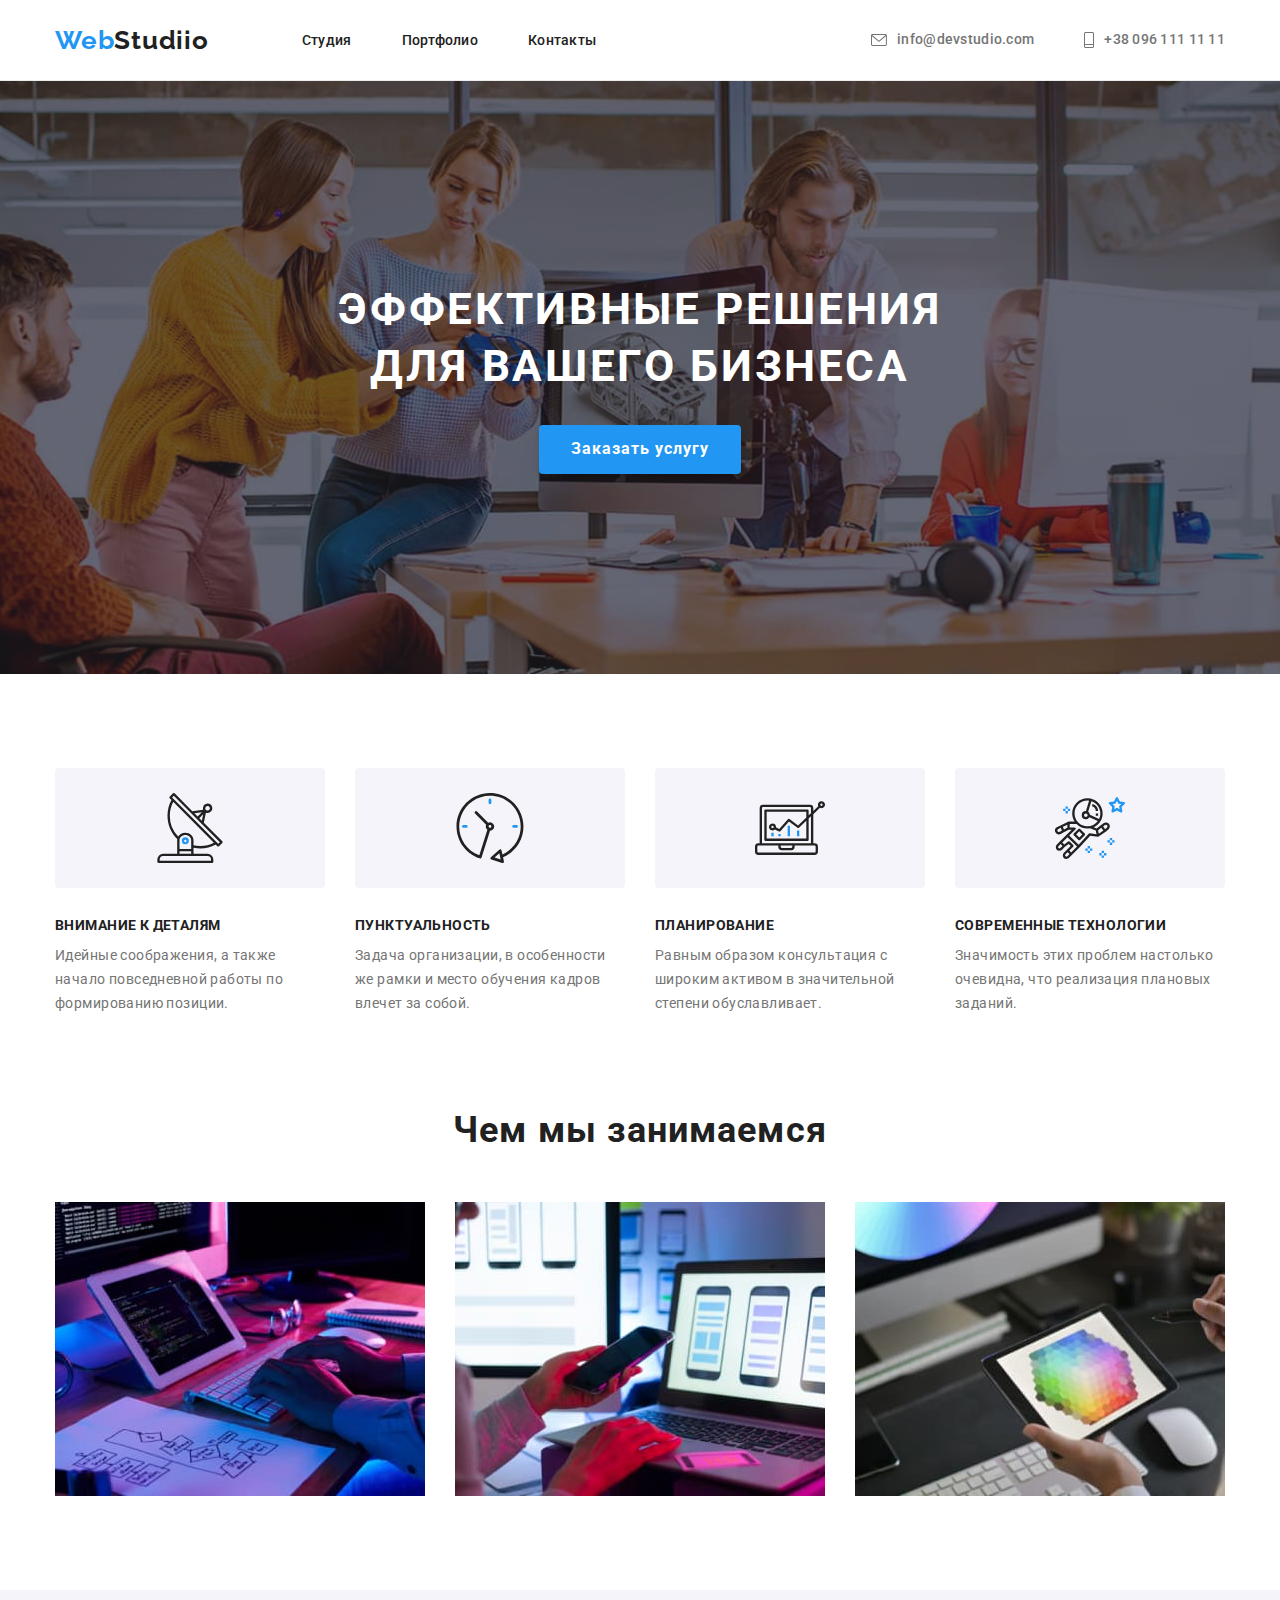
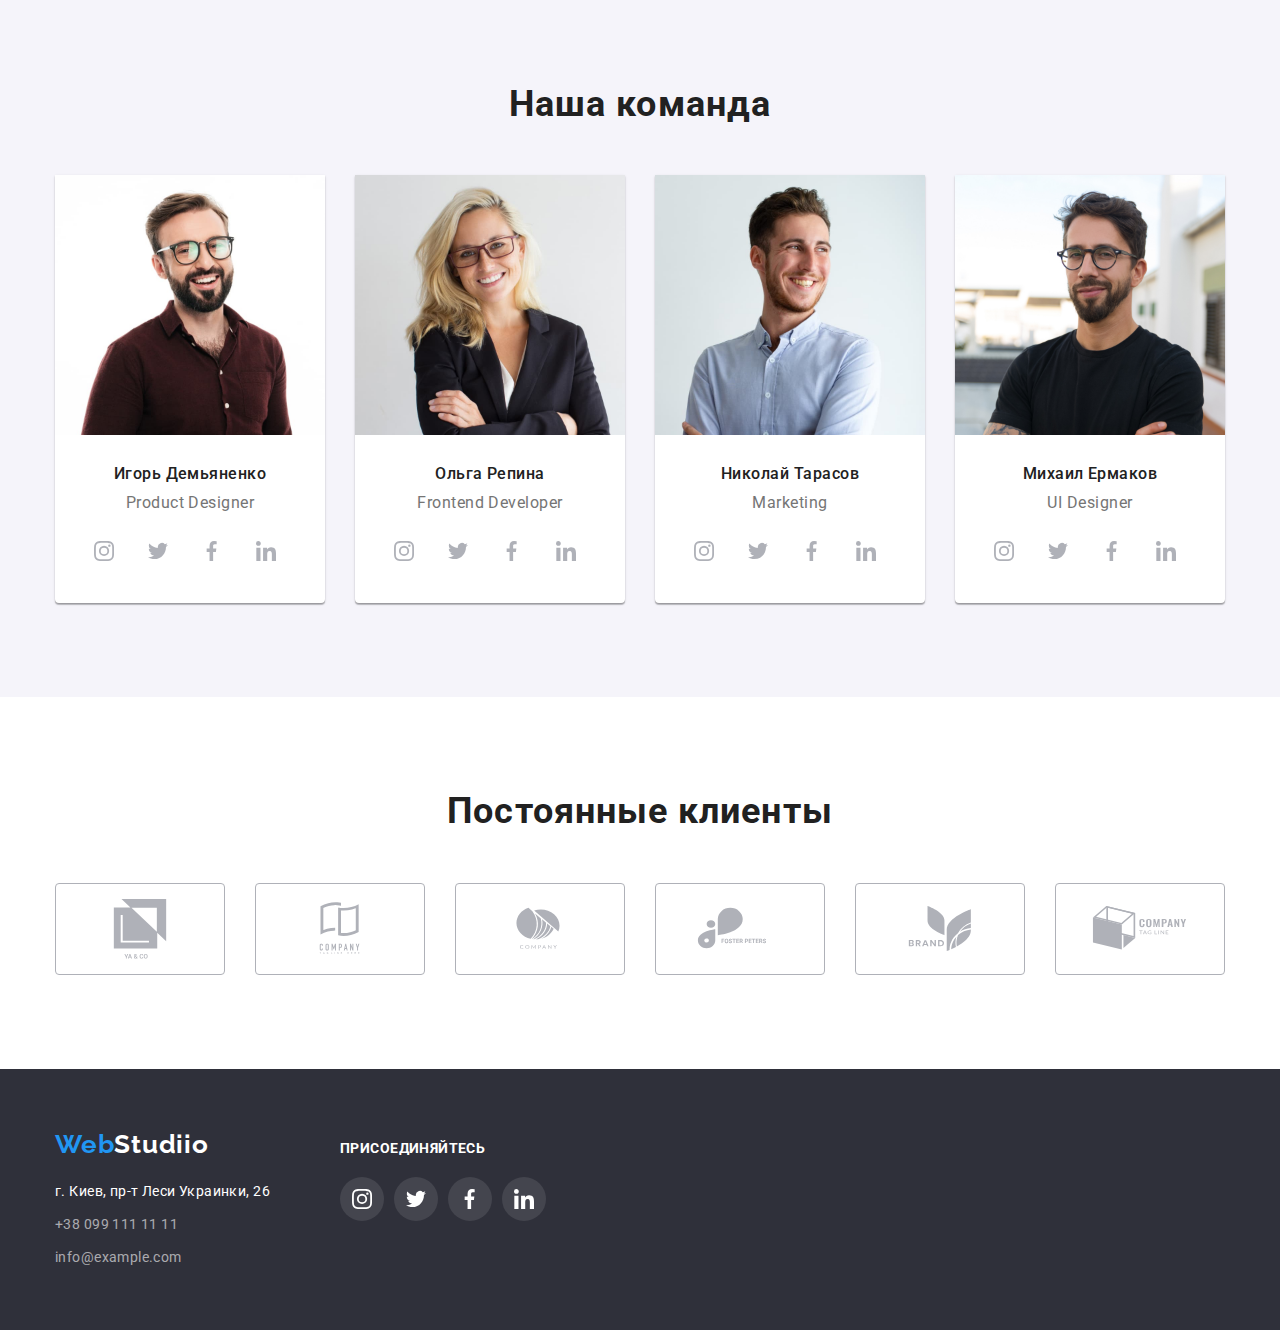
<file: index.html>
<!DOCTYPE html>
<html lang="en">
<head>
    <meta charset="UTF-8">
    <meta http-equiv="X-UA-Compatible" content="IE=edge">
    <meta name="viewport" content="width=device-width, initial-scale=1.0">
    <title>Document</title>
    <link rel="preconnect" href="https://fonts.googleapis.com">
    <link rel="preconnect" href="https://fonts.gstatic.com" crossorigin>
    <link href="https://fonts.googleapis.com/css2?family=Raleway:wght@700&family=Roboto:wght@300;400;500;700;900&display=swap" rel="stylesheet">
    <link rel="stylesheet" href="https://cdnjs.cloudflare.com/ajax/libs/modern-normalize/1.1.0/modern-normalize.min.css">
    <link rel="stylesheet" href="./css/styles.css">
</head>
<body>
    <header class="header">
        <div class="conteiner head">
            <nav class="navigator">
                <a href="#" class="navigator__logo">
                    <span class="nav__web">Web</span><span class="nav__studio">Studiio</span>
                </a>
                <ul class="navigator__list">
                    <li class="navigator__item"><a class="navigator__item-link" href="#">Студия</a></li>
                    <li class="navigator__item"><a class="navigator__item-link" href="./portfolio.html">Портфолио</a></li>
                    <li class="navigator__item"><a class="navigator__item-link last" href="#">Контакты</a></li>
                </ul>
            </nav> 
            <ul class="navigator__contakt-list">
                <li class="navigator__contakt-item">
                    <a href="mailto:info@devstudio.com" class="navigator__contakt-link">
                        <svg width="16px"; height="12px"; class="navigator__contakt-item-envelope">
                            <use href="images/symbol-defs.svg#icon-mail"></use>
                        </svg>info@devstudio.com
                    </a>
                </li>
                <li class="navigator__contakt-item">                  
                    <a href="tel:+38 096 111 11 11" class="navigator__contakt-link">
                        <svg width="10px"; height="16px"; class="navigator__contakt-item-envelope">
                            <use href="images/symbol-defs.svg#icon-phone"></use>
                        </svg>
                        +38 096 111 11 11
                    </a>
                </li>
            </ul> 
        </div>
    </header>
    <main>
            <section class="hero">
                <div class="conteiner" >
                    <h1 class="section__titel-text">Эффективные решения <br> для вашего бизнеса</h1>
                    <button class="sectio__titel-button" type="button">Заказать услугу</button>
                </div>               
            </section>
            <section class="section">
                <div class="conteiner">
                    <h2 class="visually-hidden"> НАши приимущества </h2>
                    <ul class="section__about-list">
                        <li class="section__about-item"> 
                            <div class="section__about-item-block">
                                <svg width="70"; height="70"; class="section__about-item-img">
                                    <use href="images/symbol-defs (1).svg#icon-antenna-1-1"></use>
                                </svg>
                            </div>                           
                            <h3 class="section__about-item-head">Внимание к деталям</h3>
                            <p class="section__about-item-paragraf">
                                    Идейные соображения, а также начало повседневной работы по формированию позиции.
                            </p>
                        </li>
                        <li class="section__about-item">
                            <div class="section__about-item-block">
                                <svg width="70"; height="70"; class="section__about-item-img">
                                    <use href="images/symbol-defs (1).svg#icon-clock-1-1"></use>
                                </svg>
                            </div>                           
                                <h3 class="section__about-item-head" >Пунктуальность</h3>
                                <p class="section__about-item-paragraf">
                                    Задача организации, в особенности же рамки и место обучения кадров влечет за собой.
                                </p>
                        </li>
                        <li class="section__about-item">
                            <div class="section__about-item-block">
                                <svg width="70"; height="70"; class="section__about-item-img">
                                    <use href="images/symbol-defs (1).svg#icon-diagram-1-1"></use>
                                </svg>
                            </div>                          
                            <h3 class="section__about-item-head">Планирование</h3>
                            <p class="section__about-item-paragraf">
                                    Равным образом консультация с широким активом в значительной степени обуславливает.
                            </p>
                        </li>
                        <li class="section__about-item">
                            <div class="section__about-item-block">
                                <svg width="70"; height="70"; class="section__about-item-img">
                                    <use href="images/symbol-defs (1).svg#icon-astronaut-1-1"></use>
                                </svg>
                            </div>                         
                            <h3 class="section__about-item-head">Современные технологии</h3>
                            <p class="section__about-item-paragraf">
                                    Значимость этих проблем настолько очевидна, что реализация плановых заданий.
                            </p>
                        </li>
                    </ul>
                </div>               
            </section>
            <section class="section__aboutus section">
                <div class="conteiner">
                    <h2 class="section__aboutus-head">Чем мы занимаемся</h2>
                    <ul class="section__aboutus-list">
                        <li class="section__aboutus-item">
                            <img src="images/komp.jpg" alt="компьютер" class="section__aboutus-img">
                        </li>
                        <li class="section__aboutus-item">
                            <img src="images/developer.jpg" alt="разработка" class="section__aboutus-img">
                        </li>
                        <li class="section__aboutus-item last">
                            <img src="images/grafic.jpg" alt="графика" class="section__aboutus-img">
                        </li>
                    </ul>
                </div>            
            </section>
            <section class="team-section section">
                <div class="conteiner">
                    <h2 class="section__team-head">Наша команда</h2>
                    <ul class="section__team-item">
                        <li class="section__team-list">
                            <img src="images/igor.jpg" alt="Игорь Демьяненко" class="section__team-img">
                            <div class="section__team-block">
                                <h3 class="section__team-name">Игорь Демьяненко</h3>
                                <p class="section__team-position">Product Designer</p>
                                <ul class="action-list">
                                    <li class="action-item"> 
                                        <a href="#" class="action-href">
                                            <svg width="20"; height="20"; class="action-href-img">
                                                <use href="images/symbol-defs (1).svg#icon-instagram-2-2"></use>
                                            </svg>
                                        </a>
                                    </li>
                                    <li class="action-item"> 
                                        <a href="#" class="action-href">
                                            <svg width="20"; height="20"; class="action-href-img">
                                                <use href="images/symbol-defs (1).svg#icon-Vector-1-1"></use>
                                            </svg>
                                        </a>
                                    </li>
                                    <li class="action-item"> 
                                        <a href="#" class="action-href">
                                            <svg width="20"; height="20"; class="action-href-img">
                                                <use href="images/symbol-defs (1).svg#icon-Vector-2-1"></use>
                                            </svg>
                                        </a>
                                    </li>
                                    <li class="action-item"> 
                                        <a href="#" class="action-href">
                                            <svg width="20"; height="20"; class="action-href-img">
                                                <use href="images/symbol-defs (1).svg#icon-linkedin-1-1"></use>
                                            </svg>
                                        </a>
                                    </li>
                                </ul>
                            </div>                          
                        </li>
                        <li class="section__team-list">
                            <img src="images/olga.jpg" alt="Ольга Репина" class="section__team-img">
                            <div class="section__team-block">
                                <h3 class="section__team-name">Ольга Репина</h3>
                                <p class="section__team-position">Frontend Developer</p>
                                <ul class="action-list">
                                    <li class="action-item"> 
                                            <a href="#" class="action-href">
                                                <svg width="20"; height="20"; class="action-href-img">
                                                    <use href="images/symbol-defs (1).svg#icon-instagram-2-2"></use>
                                                </svg>
                                            </a>
                                        </li>
                                        <li class="action-item"> 
                                            <a href="#" class="action-href">
                                                <svg width="20"; height="20"; class="action-href-img">
                                                    <use href="images/symbol-defs (1).svg#icon-Vector-1-1"></use>
                                                </svg>
                                            </a>
                                        </li>
                                        <li class="action-item"> 
                                            <a href="#" class="action-href">
                                                <svg width="20"; height="20"; class="action-href-img">
                                                    <use href="images/symbol-defs (1).svg#icon-Vector-2-1"></use>
                                                </svg>
                                            </a>
                                        </li>
                                        <li class="action-item"> 
                                            <a href="#" class="action-href">
                                                <svg width="20"; height="20"; class="action-href-img">
                                                    <use href="images/symbol-defs (1).svg#icon-linkedin-1-1"></use>
                                                </svg>
                                            </a>
                                        </li>
                                </ul>
                            </div>                          
                        </li>
                        <li class="section__team-list">
                            <img src="images/Kolia.jpg" alt="Николай Тарасов" class="section__team-img">
                            <div class="section__team-block">
                                <h3 class="section__team-name">Николай Тарасов</h3>
                                <p class="section__team-position">Marketing</p>
                                <ul class="action-list">
                                    <li class="action-item"> 
                                        <a href="#" class="action-href">
                                            <svg width="20"; height="20"; class="action-href-img">
                                                <use href="images/symbol-defs (1).svg#icon-instagram-2-2"></use>
                                            </svg>
                                        </a>
                                    </li>
                                        <li class="action-item"> 
                                            <a href="#" class="action-href">
                                                <svg width="20"; height="20"; class="action-href-img">
                                                    <use href="images/symbol-defs (1).svg#icon-Vector-1-1"></use>
                                                </svg>
                                            </a>
                                        </li>
                                        <li class="action-item"> 
                                            <a href="#" class="action-href">
                                                <svg width="20"; height="20"; class="action-href-img">
                                                    <use href="images/symbol-defs (1).svg#icon-Vector-2-1"></use>
                                                </svg>
                                            </a>
                                        </li>
                                        <li class="action-item"> 
                                            <a href="#" class="action-href">
                                                <svg width="20"; height="20"; class="action-href-img">
                                                    <use href="images/symbol-defs (1).svg#icon-linkedin-1-1"></use>
                                                </svg>
                                            </a>
                                        </li>
                                </ul>
                            </div>                            
                        </li>
                        <li class="section__team-list">
                            <img src="images/Miha.jpg" alt="Михаил Ермаков" class="section__team-img">
                            <div class="section__team-block">
                                <h3 class="section__team-name">Михаил Ермаков</h3>
                                <p class="section__team-position">UI Designer</p>
                                <ul class="action-list">
                                    <li class="action-item">
                                        <a href="#" class="action-href">
                                            <svg width="20"; height="20"; class="action-href-img">
                                                <use href="images/symbol-defs (1).svg#icon-instagram-2-2"></use>
                                            </svg>
                                        </a>
                                    </li>
                                        <li class="action-item">
                                            <a href="#" class="action-href">
                                                <svg width="20"; height="20"; class="action-href-img">
                                                    <use href="images/symbol-defs (1).svg#icon-Vector-1-1"></use>
                                                </svg>
                                            </a>
                                        </li>
                                        <li class="action-item">
                                            <a href="#" class="action-href">
                                                <svg width="20"; height="20"; class="action-href-img">
                                                    <use href="images/symbol-defs (1).svg#icon-Vector-2-1"></use>
                                                </svg>
                                            </a>
                                        </li>
                                        <li class="action-item">
                                            <a href="#" class="action-href">
                                                <svg width="20"; height="20"; class="action-href-img">
                                                    <use href="images/symbol-defs (1).svg#icon-linkedin-1-1"></use>
                                                </svg>
                                            </a>
                                        </li>
                                </ul>
                            </div>                           
                        </li>
                    </ul>
                </div>              
            </section>
            <section class="section"> 
                <div class="client conteiner">
                    <h2 class="section__team-head">Постоянные клиенты</h2>
                    <ul class="client-list">
                        <li class="client-item">
                            <a href="" class="client-link">
                                <svg width="106"; height="60"; class="client-img">
                                    <use href="images/symbol-defs (1).svg#icon-group-1"></use>
                                </svg>
                            </a>
                        </li>
                        <li class="client-item">
                            <a href="" class="client-link">
                                <svg width="106"; height="60"; class="client-img">
                                    <use href="images/symbol-defs.svg#icon-book"></use>
                                </svg>
                            </a>
                        </li>
                        <li class="client-item">
                            <a href="" class="client-link">
                                <svg  width="106"; height="60"; class="client-img">
                                    <use href="images/symbol-defs.svg#icon-orange"></use>
                                </svg>
                            </a>
                        </li>
                        <li class="client-item">
                            <a href="" class="client-link">
                                <svg width="106"; height="60"; class="client-img">
                                    <use href="images/symbol-defs.svg#icon-woter"></use>
                                </svg>
                            </a>
                        </li>
                        <li class="client-item">
                            <a href="" class="client-link">
                                <svg width="106"; height="60"; class="client-img">
                                    <use href="images/symbol-defs.svg#icon-List"></use>
                                </svg>
                            </a>
                        </li>
                        <li class="client-item">
                            <a href="" class="client-link">
                                <svg width="106"; height="60"; class="client-img">
                                    <use href="images/symbol-defs.svg#icon-kub"></use>
                                </svg>
                            </a>
                        </li>
                    </ul>
                </div>               
            </section>
    </main>
    <footer class="footer">
        <div class="conteiner footer-navigate">
            <div>
                <a href="#" class="footer__href">
                    <span class="footer__logo">Web</span><span class="footer__studio">Studiio</span>
                </a>
                <address class="footer__adress">
                    <ul class="footer__adress-list">
                        <li class="footer__adress-item"><a class="footer__adress-ite-link-ferst" href="https://www.google.com/maps/place/%D0%B1%D1%83%D0%BB%D1%8C%D0%B2%D0%B0%D1%80+%D0%9B%D0%B5%D1%81%D1%96+%D0%A3%D0%BA%D1%80%D0%B0%D1%97%D0%BD%D0%BA%D0%B8,+26,+%D0%9A%D0%B8%D1%97%D0%B2,+02000/@50.4265807,30.5361971,17z/data=!3m1!4b1!4m5!3m4!1s0x40d4cf0e033ecbe9:0x57a4dffefec77da0!8m2!3d50.4265807!4d30.5383858">г. Киев, пр-т Леси Украинки, 26</a></li>
                        <li class="footer__adress-item"><a class="footer__adress-ite-link" href="tel:+38 099 111 11 11">+38 099 111 11 11</a></li>
                        <li class="footer__adress-item"><a class="footer__adress-ite-link" href="mailto:info@example.com">info@example.com</a></li>
                    </ul>
                </address>
            </div>
            <div class="footer-social-nav">
                <h3 class="footer-social-header">присоединяйтесь</h3>
                <ul class="footer-list">
                            <li class="footer-item">
                                <a href="#" class="footer-href">
                                    <svg width="20"; height="20"; class="footer-href-img">
                                        <use href="images/symbol-defs (1).svg#icon-instagram-2-2"></use>
                                    </svg>
                                </a>
                            </li>
                                <li class="footer-item">
                                    <a href="#" class="footer-href">
                                        <svg width="20"; height="20"; class="footer-href-img">
                                            <use href="images/symbol-defs (1).svg#icon-Vector-1-1"></use>
                                        </svg>
                                    </a>
                                </li>
                                <li class="footer-item">
                                    <a href="#" class="footer-href">
                                        <svg width="20"; height="20"; class="footer-href-img">
                                            <use href="images/symbol-defs (1).svg#icon-Vector-2-1"></use>
                                        </svg>
                                    </a>
                                </li>
                                <li class="footer-item">
                                    <a href="#" class="footer-href">
                                        <svg width="20"; height="20"; class="footer-href-img">
                                            <use href="images/symbol-defs (1).svg#icon-linkedin-1-1"></use>
                                        </svg>
                                    </a>
                                    </li>
                            </ul>
                        </li>
                    </ul>  
            </div>
            
        </div>        
    </footer>
</body>
</html>
</file>
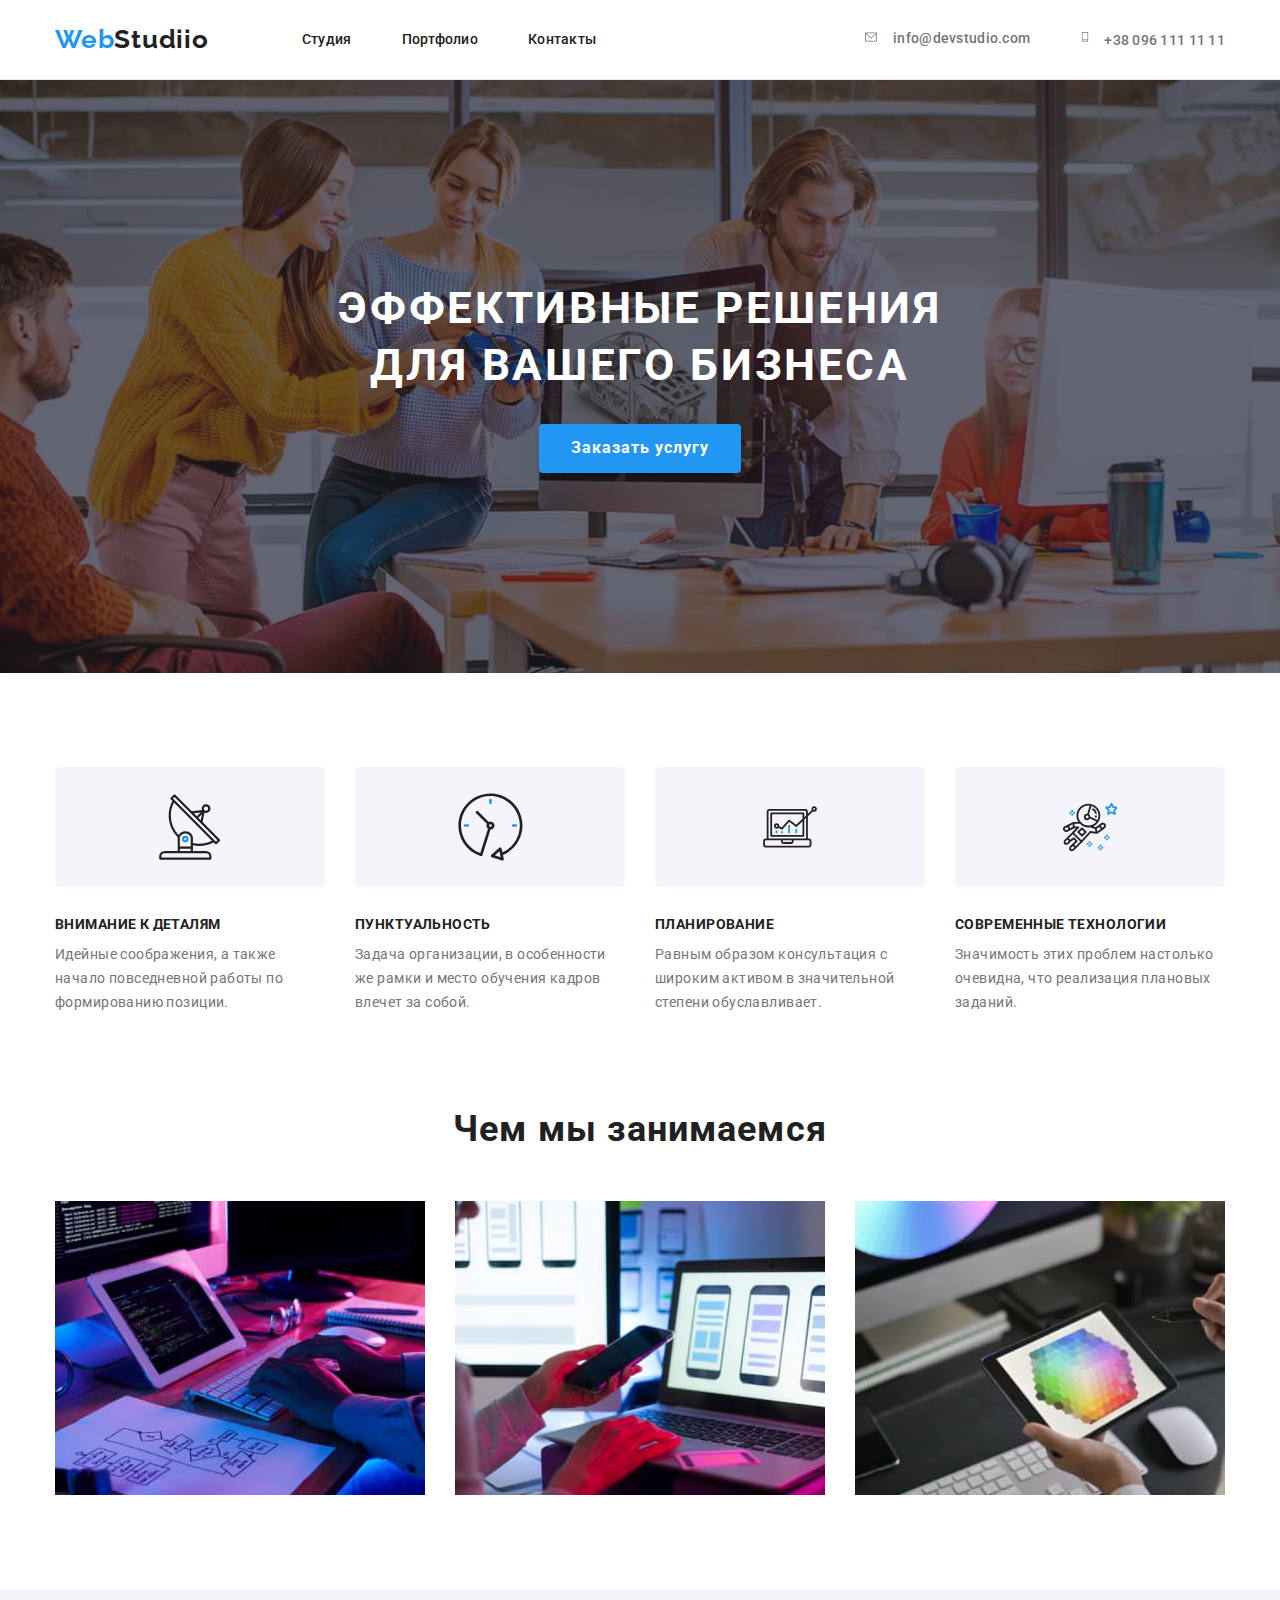
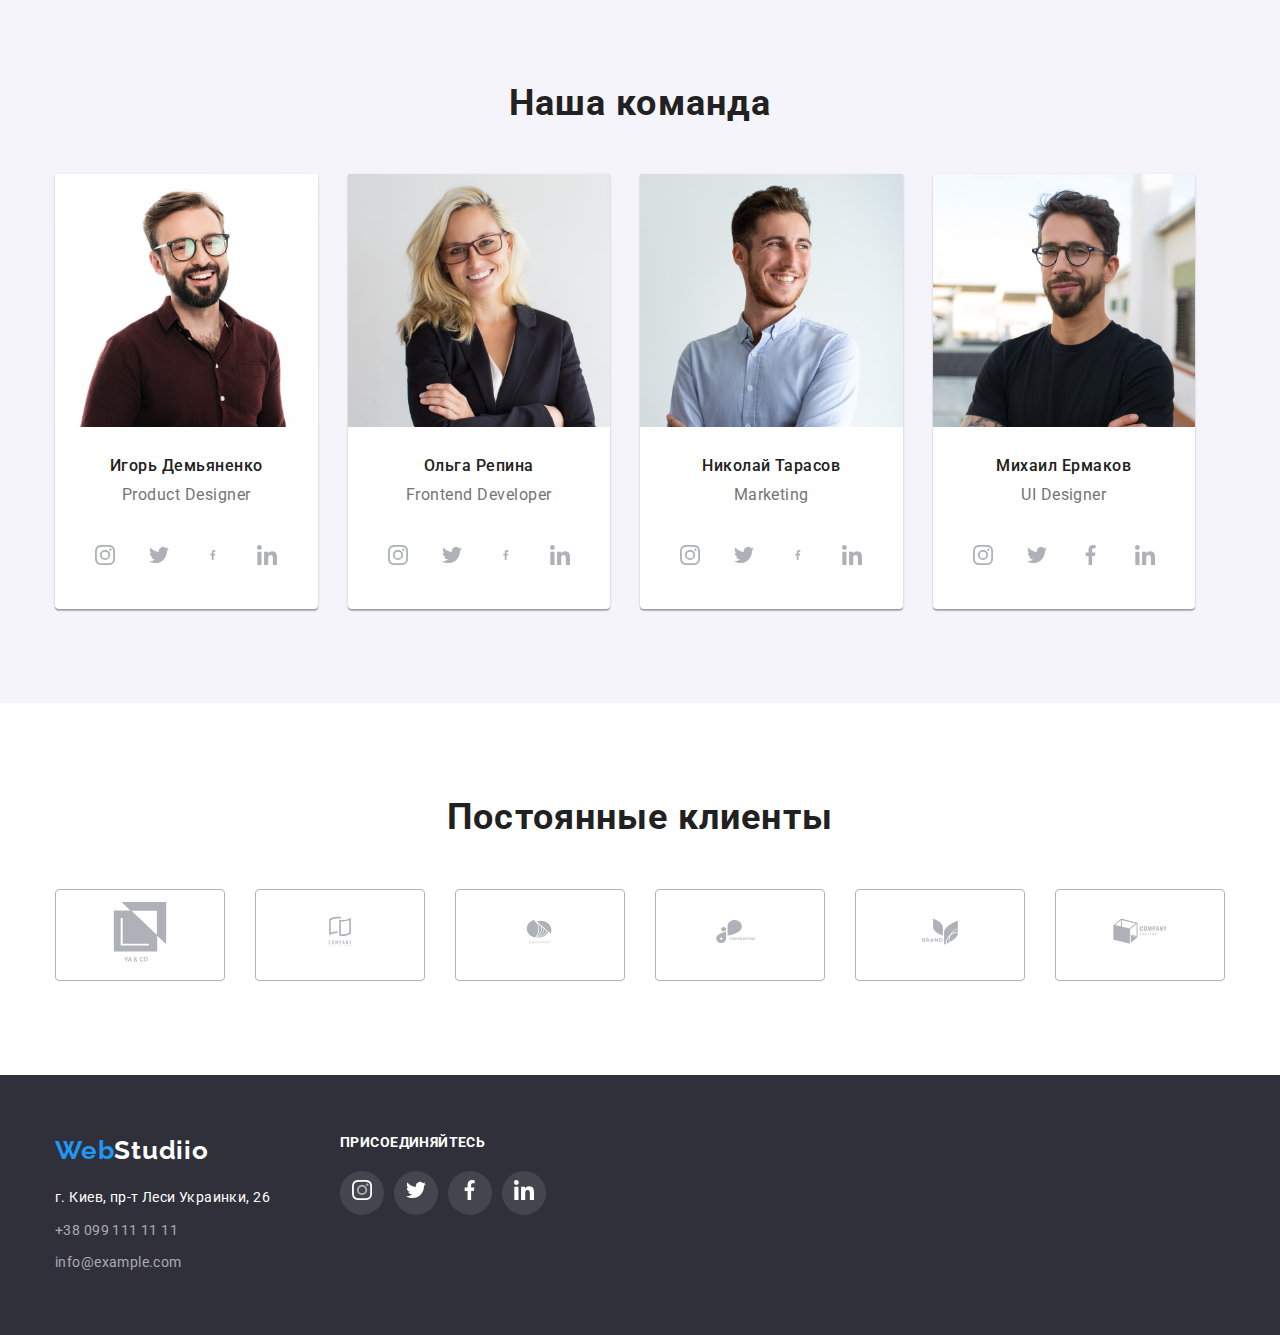
<file: goit-markup-hw-04/index.html>
<!DOCTYPE html>
<html lang="en">
<head>
    <meta charset="UTF-8">
    <meta http-equiv="X-UA-Compatible" content="IE=edge">
    <meta name="viewport" content="width=device-width, initial-scale=1.0">
    <title>Document</title>
    <link rel="preconnect" href="https://fonts.googleapis.com">
    <link rel="preconnect" href="https://fonts.gstatic.com" crossorigin>
    <link href="https://fonts.googleapis.com/css2?family=Raleway:wght@700&family=Roboto:wght@300;400;500;700;900&display=swap" rel="stylesheet">
    <link rel="stylesheet" href="https://cdnjs.cloudflare.com/ajax/libs/modern-normalize/1.1.0/modern-normalize.min.css">
    <link rel="stylesheet" href="./css/styles.css">
</head>
<body>
    <header class="header">
        <div class="conteiner head">
            <nav class="navigator">
                <a href="#" class="navigator__logo">
                    <span class="nav__web">Web</span><span class="nav__studio">Studiio</span>
                </a>
                <ul class="navigator__list">
                    <li class="navigator__item"><a class="navigator__item-link" href="#">Студия</a></li>
                    <li class="navigator__item"><a class="navigator__item-link" href="./portfolio.html">Портфолио</a></li>
                    <li class="navigator__item"><a class="navigator__item-link last" href="#">Контакты</a></li>
                </ul>
            </nav> 
            <ul class="navigator__contakt-list">
                <li class="navigator__contakt-item">
                    <svg width="16px"; height="12px"; class="navigator__contakt-item-envelope">
                        <use href="../goit-markup-hw-04/images/symbol-defs (1).svg#icon-envelope-hover-1"></use>
                    </svg>
                    <a href="mailto:info@devstudio.com" class="navigator__contakt-link">info@devstudio.com</a>
                </li>
                <li class="navigator__contakt-item">
                    <svg width="10px"; height="16px"; class="navigator__contakt-item-envelope">
                        <use href="../goit-markup-hw-04/images/symbol-defs (1).svg#icon-Vector-5-1"></use>
                    </svg>
                    <a href="tel:+38 096 111 11 11" class="navigator__contakt-link">+38 096 111 11 11</a>
                </li>
            </ul> 
        </div>
    </header>
    <main>
            <section class="hero">
                <div class="conteiner" >
                    <h1 class="section__titel-text">Эффективные решения <br> для вашего бизнеса</h1>
                    <button class="sectio__titel-button" type="button">Заказать услугу</button>
                </div>               
            </section>
            <section class="section">
                <div class="conteiner">
                    <h2 class="visually-hidden"> НАши приимущества </h2>
                    <ul class="section__about-list">
                        <li class="section__about-item"> 
                            <div class="section__about-item-block">
                                <svg width="65.32"; height="70"; class="section__about-item-img">
                                    <use href="../goit-markup-hw-04/images/symbol-defs (1).svg#icon-antenna-1-1"></use>
                                </svg>
                            </div>                           
                            <h3 class="section__about-item-head">Внимание к деталям</h3>
                            <p class="section__about-item-paragraf">
                                    Идейные соображения, а также начало повседневной работы по формированию позиции.
                            </p>
                        </li>
                        <li class="section__about-item">
                            <div class="section__about-item-block">
                                <svg width="66.96"; height="70"; class="section__about-item-img">
                                    <use href="../goit-markup-hw-04/images/symbol-defs (1).svg#icon-clock-1-1"></use>
                                </svg>
                            </div>                           
                                <h3 class="section__about-item-head" >Пунктуальность</h3>
                                <p class="section__about-item-paragraf">
                                    Задача организации, в особенности же рамки и место обучения кадров влечет за собой.
                                </p>
                        </li>
                        <li class="section__about-item">
                            <div class="section__about-item-block">
                                <svg width="70"; height="53.69"; class="section__about-item-img">
                                    <use href="../goit-markup-hw-04/images/symbol-defs (1).svg#icon-diagram-1-1"></use>
                                </svg>
                            </div>                          
                            <h3 class="section__about-item-head">Планирование</h3>
                            <p class="section__about-item-paragraf">
                                    Равным образом консультация с широким активом в значительной степени обуславливает.
                            </p>
                        </li>
                        <li class="section__about-item">
                            <div class="section__about-item-block">
                                <svg width="54.83"; height="70"; class="section__about-item-img">
                                    <use href="../goit-markup-hw-04/images/symbol-defs (1).svg#icon-astronaut-1-1"></use>
                                </svg>
                            </div>                         
                            <h3 class="section__about-item-head">Современные технологии</h3>
                            <p class="section__about-item-paragraf">
                                    Значимость этих проблем настолько очевидна, что реализация плановых заданий.
                            </p>
                        </li>
                    </ul>
                </div>               
            </section>
            <section class="section__aboutus section">
                <div class="conteiner">
                    <h2 class="section__aboutus-head">Чем мы занимаемся</h2>
                    <ul class="section__aboutus-list">
                        <li class="section__aboutus-item">
                            <img src="images/komp.jpg" alt="компьютер" class="section__aboutus-img">
                        </li>
                        <li class="section__aboutus-item">
                            <img src="images/developer.jpg" alt="разработка" class="section__aboutus-img">
                        </li>
                        <li class="section__aboutus-item last">
                            <img src="images/grafic.jpg" alt="графика" class="section__aboutus-img">
                        </li>
                    </ul>
                </div>            
            </section>
            <section class="team-section section">
                <div class="conteiner">
                    <h2 class="section__team-head">Наша команда</h2>
                    <ul class="section__team-item">
                        <li class="section__team-list">
                            <img src="images/igor.jpg" alt="Игорь Демьяненко" class="section__team-img">
                            <div class="section__team-block">
                                <h3 class="section__team-name">Игорь Демьяненко</h3>
                                <p class="section__team-position">Product Designer</p>
                            </div>
                            <ul class="action-list">
                                <li class="action-item"> 
                                    <a href="#" class="action-href">
                                        <svg width="20"; height="20"; class="action-href-img">
                                            <use href="../goit-markup-hw-04/images/symbol-defs (1).svg#icon-instagram-2-2"></use>
                                        </svg>
                                    </a>
                                </li>
                                <li class="action-item"> 
                                    <a href="#" class="action-href">
                                        <svg width="20"; height="20"; class="action-href-img">
                                            <use href="../goit-markup-hw-04/images/symbol-defs (1).svg#icon-Vector-1-1"></use>
                                        </svg>
                                    </a>
                                </li>
                                <li class="action-item"> 
                                    <a href="#" class="action-href">
                                        <svg width="10"; height="20"; class="action-href-img">
                                            <use href="../goit-markup-hw-04/images/symbol-defs (1).svg#icon-Vector-2-1"></use>
                                        </svg>
                                    </a>
                                </li>
                                <li class="action-item"> 
                                    <a href="#" class="action-href">
                                        <svg width="20"; height="20"; class="action-href-img">
                                            <use href="../goit-markup-hw-04/images/symbol-defs (1).svg#icon-linkedin-1-1"></use>
                                        </svg>
                                    </a>
                                </li>
                            </ul>
                        </li>
                        <li class="section__team-list">
                            <img src="images/olga.jpg" alt="Ольга Репина" class="section__team-img">
                            <div class="section__team-block">
                                <h3 class="section__team-name">Ольга Репина</h3>
                                <p class="section__team-position">Frontend Developer</p>
                            </div>
                            <ul class="action-list">
                                <li class="action-item"> 
                                        <a href="#" class="action-href">
                                            <svg width="20"; height="20"; class="action-href-img">
                                                <use href="../goit-markup-hw-04/images/symbol-defs (1).svg#icon-instagram-2-2"></use>
                                            </svg>
                                        </a>
                                    </li>
                                    <li class="action-item"> 
                                        <a href="#" class="action-href">
                                            <svg width="20"; height="20"; class="action-href-img">
                                                <use href="../goit-markup-hw-04/images/symbol-defs (1).svg#icon-Vector-1-1"></use>
                                            </svg>
                                        </a>
                                    </li>
                                    <li class="action-item"> 
                                        <a href="#" class="action-href">
                                            <svg width="10"; height="20"; class="action-href-img">
                                                <use href="../goit-markup-hw-04/images/symbol-defs (1).svg#icon-Vector-2-1"></use>
                                            </svg>
                                        </a>
                                    </li>
                                    <li class="action-item"> 
                                        <a href="#" class="action-href">
                                            <svg width="20"; height="20"; class="action-href-img">
                                                <use href="../goit-markup-hw-04/images/symbol-defs (1).svg#icon-linkedin-1-1"></use>
                                            </svg>
                                        </a>
                                    </li>
                            </ul>
                        </li>
                        <li class="section__team-list">
                            <img src="images/Kolia.jpg" alt="Николай Тарасов" class="section__team-img">
                            <div class="section__team-block">
                                <h3 class="section__team-name">Николай Тарасов</h3>
                                <p class="section__team-position">Marketing</p>
                            </div>
                            <ul class="action-list">
                                <li class="action-item"> 
                                    <a href="#" class="action-href">
                                        <svg width="20"; height="20"; class="action-href-img">
                                            <use href="../goit-markup-hw-04/images/symbol-defs (1).svg#icon-instagram-2-2"></use>
                                        </svg>
                                    </a>
                                </li>
                                    <li class="action-item"> 
                                        <a href="#" class="action-href">
                                            <svg width="20"; height="20"; class="action-href-img">
                                                <use href="../goit-markup-hw-04/images/symbol-defs (1).svg#icon-Vector-1-1"></use>
                                            </svg>
                                        </a>
                                    </li>
                                    <li class="action-item"> 
                                        <a href="#" class="action-href">
                                            <svg width="10"; height="20"; class="action-href-img">
                                                <use href="../goit-markup-hw-04/images/symbol-defs (1).svg#icon-Vector-2-1"></use>
                                            </svg>
                                        </a>
                                    </li>
                                    <li class="action-item"> 
                                        <a href="#" class="action-href">
                                            <svg width="20"; height="20"; class="action-href-img">
                                                <use href="../goit-markup-hw-04/images/symbol-defs (1).svg#icon-linkedin-1-1"></use>
                                            </svg>
                                        </a>
                                    </li>
                            </ul>
                        </li>
                        <li class="section__team-list">
                            <img src="images/Miha.jpg" alt="Михаил Ермаков" class="section__team-img">
                            <div class="section__team-block">
                                <h3 class="section__team-name">Михаил Ермаков</h3>
                                <p class="section__team-position">UI Designer</p>
                            </div>
                            <ul class="action-list">
                                <li class="action-item">
                                    <a href="#" class="action-href">
                                        <svg width="20"; height="20"; class="action-href-img">
                                            <use href="../goit-markup-hw-04/images/symbol-defs (1).svg#icon-instagram-2-2"></use>
                                        </svg>
                                    </a>
                                </li>
                                    <li class="action-item">
                                        <a href="#" class="action-href">
                                            <svg width="20"; height="20"; class="action-href-img">
                                                <use href="../goit-markup-hw-04/images/symbol-defs (1).svg#icon-Vector-1-1"></use>
                                            </svg>
                                        </a>
                                    </li>
                                    <li class="action-item">
                                        <a href="#" class="action-href">
                                            <svg width="20"; height="20"; class="action-href-img">
                                                <use href="../goit-markup-hw-04/images/symbol-defs (1).svg#icon-Vector-2-1"></use>
                                            </svg>
                                        </a>
                                    </li>
                                    <li class="action-item">
                                        <a href="#" class="action-href">
                                            <svg width="20"; height="20"; class="action-href-img">
                                                <use href="../goit-markup-hw-04/images/symbol-defs (1).svg#icon-linkedin-1-1"></use>
                                            </svg>
                                        </a>
                                    </li>
                            </ul>
                        </li>
                    </ul>
                </div>              
            </section>
            <section class="section"> 
                <div class="client conteiner">
                    <h2 class="section__team-head">Постоянные клиенты</h2>
                    <ul class="client-list">
                        <li class="client-item">
                            <a href="" class="client-link">
                                <svg width="106"; height="60"; class="client-img">
                                    <use href="../goit-markup-hw-04/images/symbol-defs (1).svg#icon-group-1"></use>
                                </svg>
                            </a>
                        </li>
                        <li class="client-item">
                            <a href="" class="client-link">
                                <svg width="106"; height="60"; class="client-img">
                                    <use href="../goit-markup-hw-04/images/symbol-defs (1).svg#icon-Logo-5-1"></use>
                                </svg>
                            </a>
                        </li>
                        <li class="client-item">
                            <a href="" class="client-link">
                                <svg  width="106"; height="60"; class="client-img">
                                    <use href="../goit-markup-hw-04/images/symbol-defs (1).svg#icon-Logo-1-1"></use>
                                </svg>
                            </a>
                        </li>
                        <li class="client-item">
                            <a href="" class="client-link">
                                <svg width="106"; height="60"; class="client-img">
                                    <use href="../goit-markup-hw-04/images/symbol-defs (1).svg#icon-Logo-2-1"></use>
                                </svg>
                            </a>
                        </li>
                        <li class="client-item">
                            <a href="" class="client-link">
                                <svg width="106"; height="60"; class="client-img">
                                    <use href="../goit-markup-hw-04/images/symbol-defs (1).svg#icon-Logo-3-1"></use>
                                </svg>
                            </a>
                        </li>
                        <li class="client-item">
                            <a href="" class="client-link">
                                <svg width="106"; height="60"; class="client-img">
                                    <use href="../goit-markup-hw-04/images/symbol-defs (1).svg#icon-Logo-4-1"></use>
                                </svg>
                            </a>
                        </li>
                    </ul>
                </div>               
            </section>
    </main>
    <footer class="footer">
        <div class="conteiner footer-navigate">
            <div>
                <a href="#" class="footer__href">
                    <span class="footer__logo">Web</span><span class="footer__studio">Studiio</span>
                </a>
                <address class="footer__adress">
                    <ul class="footer__adress-list">
                        <li class="footer__adress-item"><a class="footer__adress-ite-link-ferst" href="https://www.google.com/maps/place/%D0%B1%D1%83%D0%BB%D1%8C%D0%B2%D0%B0%D1%80+%D0%9B%D0%B5%D1%81%D1%96+%D0%A3%D0%BA%D1%80%D0%B0%D1%97%D0%BD%D0%BA%D0%B8,+26,+%D0%9A%D0%B8%D1%97%D0%B2,+02000/@50.4265807,30.5361971,17z/data=!3m1!4b1!4m5!3m4!1s0x40d4cf0e033ecbe9:0x57a4dffefec77da0!8m2!3d50.4265807!4d30.5383858">г. Киев, пр-т Леси Украинки, 26</a></li>
                        <li class="footer__adress-item"><a class="footer__adress-ite-link" href="tel:+38 099 111 11 11">+38 099 111 11 11</a></li>
                        <li class="footer__adress-item"><a class="footer__adress-ite-link" href="mailto:info@example.com">info@example.com</a></li>
                    </ul>
                </address>
            </div>
            <div class="footer-social-nav">
                <h3 class="footer-social-header">присоединяйтесь</h3>
                <ul class="footer-list">
                            <li class="footer-item">
                                <a href="#" class="footer-href">
                                    <svg width="20"; height="20"; class="footer-href-img">
                                        <use href="../goit-markup-hw-04/images/symbol-defs (1).svg#icon-instagram-2-2"></use>
                                    </svg>
                                </a>
                            </li>
                                <li class="footer-item">
                                    <a href="#" class="footer-href">
                                        <svg width="20"; height="20"; class="footer-href-img">
                                            <use href="../goit-markup-hw-04/images/symbol-defs (1).svg#icon-Vector-1-1"></use>
                                        </svg>
                                    </a>
                                </li>
                                <li class="footer-item">
                                    <a href="#" class="footer-href">
                                        <svg width="20"; height="20"; class="footer-href-img">
                                            <use href="../goit-markup-hw-04/images/symbol-defs (1).svg#icon-Vector-2-1"></use>
                                        </svg>
                                    </a>
                                </li>
                                <li class="footer-item">
                                    <a href="#" class="footer-href">
                                        <svg width="20"; height="20"; class="footer-href-img">
                                            <use href="../goit-markup-hw-04/images/symbol-defs (1).svg#icon-linkedin-1-1"></use>
                                        </svg>
                                    </a>
                                    </li>
                            </ul>
                        </li>
                    </ul>  
            </div>
            
        </div>        
    </footer>
</body>
</html>
</file>
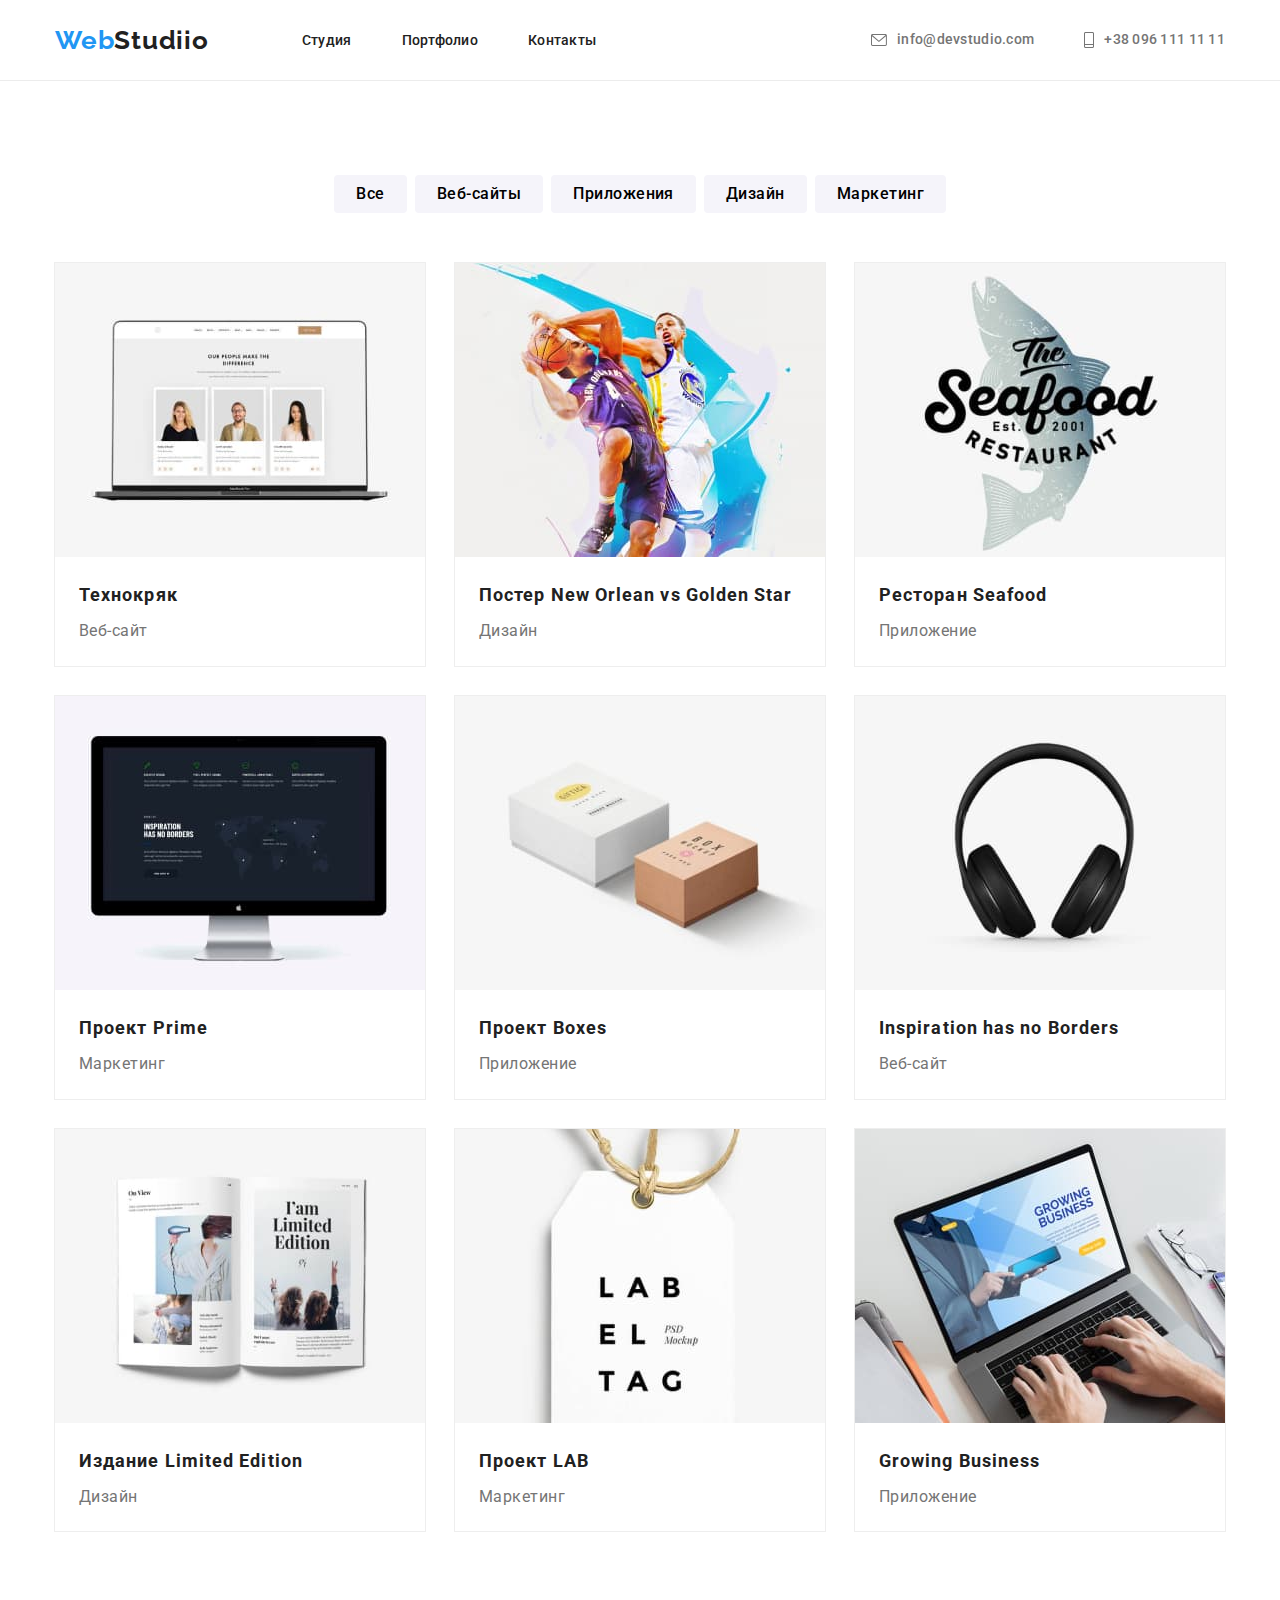
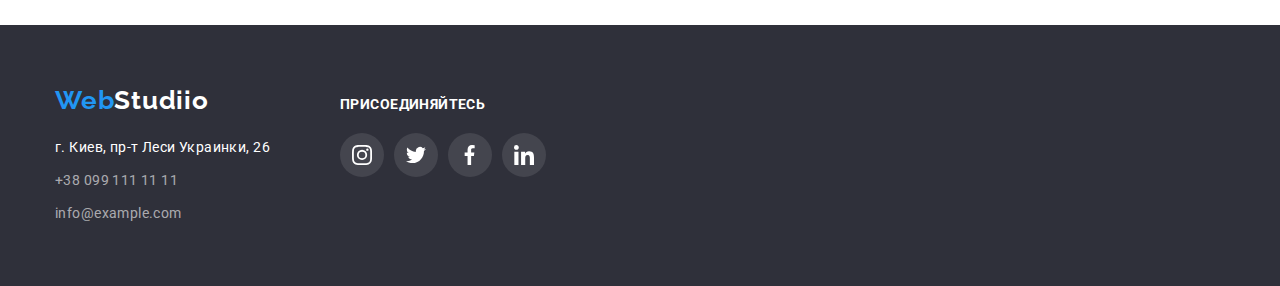
<file: portfolio.html>
<!DOCTYPE html>
<html lang="en">
<head>
    <meta charset="UTF-8">
    <meta http-equiv="X-UA-Compatible" content="IE=edge">
    <meta name="viewport" content="width=device-width, initial-scale=1.0">    
    <title>Document</title>
    <link rel="preconnect" href="https://fonts.googleapis.com">
    <link rel="preconnect" href="https://fonts.gstatic.com" crossorigin>
    <link href="https://fonts.googleapis.com/css2?family=Raleway:wght@700&family=Roboto:wght@300;400;500;700;900&display=swap" rel="stylesheet">
    <link rel="stylesheet" href="https://cdnjs.cloudflare.com/ajax/libs/modern-normalize/1.1.0/modern-normalize.min.css">
    <link rel="stylesheet" href="./css/styles.css">
</head>
<body>
    <header class="header">
        <div class="conteiner head">
            <nav class="navigator">
                <a href="#" class="navigator__logo">
                    <span class="nav__web">Web</span><span class="nav__studio">Studiio</span>
                </a>
                <ul class="navigator__list">
                    <li class="navigator__item"><a class="navigator__item-link" href="./index.html">Студия</a></li>
                    <li class="navigator__item"><a class="navigator__item-link" href="./portfolio.html">Портфолио</a></li>
                    <li class="navigator__item"><a class="navigator__item-link last" href="#">Контакты</a></li>
                </ul>
            </nav> 
            <ul class="navigator__contakt-list">
                <li class="navigator__contakt-item">
                    <a href="mailto:info@devstudio.com" class="navigator__contakt-link">
                        <svg width="16px"; height="12px"; class="navigator__contakt-item-envelope">
                            <use href="images/symbol-defs.svg#icon-mail"></use>
                        </svg>info@devstudio.com
                    </a>
                </li>
                <li class="navigator__contakt-item">                  
                    <a href="tel:+38 096 111 11 11" class="navigator__contakt-link">
                        <svg width="10px"; height="16px"; class="navigator__contakt-item-envelope">
                            <use href="images/symbol-defs.svg#icon-phone"></use>
                        </svg>
                        +38 096 111 11 11
                    </a>
                </li>
            </ul> 
        </div>
    </header>
    <main>
        <section class="section">
            <div class="conteiner">
                <h1 class="visually-hidden">Контент</h1>
                <ul class="filter">
                    <li class="filter-item"><button type="button" class="filter__button">Все</button> </li> 
                    <li class="filter-item"><button type="button" class="filter__button">Веб-сайты</button> </li> 
                    <li class="filter-item"><button type="button" class="filter__button">Приложения</button> </li> 
                    <li class="filter-item"><button type="button" class="filter__button">Дизайн</button> </li> 
                    <li class="filter-item"><button type="button" class="filter__button">Маркетинг</button> </li> 
                </ul>
                <ul class="portfolio__cards-list">
                    <li class="portfolio__list-item">
                        <a href="#" class="portfolio__list-href">
                            <img src="images/img.jpg" alt="компьютер" class="portfolio__item-img">
                            <div class="partfolio__list-block">
                                <h2 class="portfolio__header">Технокряк</h2>
                                <p class="portfolio__text">Веб-сайт</p>
                            </div>
                        </a>
                                                
                    </li>
                    <li class="portfolio__list-item">
                        <a href="#" class="portfolio__list-href">
                            <img src="images/img (1).jpg" alt="Баскет Бол" class="portfolio__item-img">
                            <div class="partfolio__list-block">
                                <h2 class="portfolio__header">Постер New Orlean vs Golden Star</h2>
                                <p class="portfolio__text">Дизайн</p>
                            </div>
                        </a>
                                               
                    </li>
                    <li class="portfolio__list-item">
                        <a href="#" class="portfolio__list-href">
                            <img src="images/img (2).jpg" alt="Звезда" class="portfolio__item-img">
                            <div class="partfolio__list-block">
                                <h2 class="portfolio__header">Ресторан Seafood</h2>
                                <p class="portfolio__text">Приложение</p>
                            </div>
                        </a>
                                               
                    </li>
                    <li class="portfolio__list-item">
                        <a href="#" class="portfolio__list-href">
                            <img src="images/img (3).jpg" alt="Наушники" class="portfolio__item-img">
                            <div class="partfolio__list-block">
                                <h2 class="portfolio__header">Проект Prime</h2>
                                <p class="portfolio__text">Маркетинг</p>
                            </div>
                        </a>
                                    
                    </li>
                    <li class="portfolio__list-item">
                        <a href="#" class="portfolio__list-href">
                                <img src="images/img (4).jpg" alt="Коробки" class="portfolio__item-img">
                            <div class="partfolio__list-block">
                                <h2  class="portfolio__header">Проект Boxes</h2>
                                <p class="portfolio__text">Приложение</p>
                            </div>   
                        </a>
                                         
                    </li>
                    <li class="portfolio__list-item">
                        <a href="#" class="portfolio__list-href">
                                <img src="images/img (5).jpg" alt="Монитор" class="portfolio__item-img">
                            <div class="partfolio__list-block">
                                <h2 class="portfolio__header">Inspiration has no Borders</h2>
                                <p class="portfolio__text">Веб-сайт</p>
                            </div>   
                        </a>
                                         
                    </li>
                    <li class="portfolio__list-item">
                        <a href="#" class="portfolio__list-href">
                                <img src="images/img (6).jpg" alt="Книга" class="portfolio__item-img">
                            <div class="partfolio__list-block">
                                <h2 class="portfolio__header">Издание Limited Edition</h2>
                                <p class="portfolio__text">Дизайн</p>
                            </div>  
                        </a>                                          
                    </li>
                    <li class="portfolio__list-item">
                        <a href="#" class="portfolio__list-href">
                                <img src="images/img (7).jpg" alt="Лейба" class="portfolio__item-img">
                            <div class="partfolio__list-block">
                                <h2 class="portfolio__header">Проект LAB</h2>
                                <p class="portfolio__text">Маркетинг</p>
                            </div>
                        </a>
                        
                        
                    </li>
                    <li class="portfolio__list-item">
                        <a href="#" class="portfolio__list-href">
                            <img src="images/img (8).jpg" alt="Програмист" class="portfolio__item-img">
                            <div class="partfolio__list-block">
                                <h2 class="portfolio__header">Growing Business</h2>
                                <p class="portfolio__text">Приложение</p>
                            </div>    
                        </a>
                                            
                    </li>
                </ul>
            </section>
            </div>          
    </main>
    <footer class="footer">
        <div class="conteiner footer-navigate">
            <div>
                <a href="#" class="footer__href">
                    <span class="footer__logo">Web</span><span class="footer__studio">Studiio</span>
                </a>
                <address class="footer__adress">
                    <ul class="footer__adress-list">
                        <li class="footer__adress-item"><a class="footer__adress-ite-link-ferst" href="https://www.google.com/maps/place/%D0%B1%D1%83%D0%BB%D1%8C%D0%B2%D0%B0%D1%80+%D0%9B%D0%B5%D1%81%D1%96+%D0%A3%D0%BA%D1%80%D0%B0%D1%97%D0%BD%D0%BA%D0%B8,+26,+%D0%9A%D0%B8%D1%97%D0%B2,+02000/@50.4265807,30.5361971,17z/data=!3m1!4b1!4m5!3m4!1s0x40d4cf0e033ecbe9:0x57a4dffefec77da0!8m2!3d50.4265807!4d30.5383858">г. Киев, пр-т Леси Украинки, 26</a></li>
                        <li class="footer__adress-item"><a class="footer__adress-ite-link" href="tel:+38 099 111 11 11">+38 099 111 11 11</a></li>
                        <li class="footer__adress-item"><a class="footer__adress-ite-link" href="mailto:info@example.com">info@example.com</a></li>
                    </ul>
                </address>
            </div>
            <div class="footer-social-nav">
                <h3 class="footer-social-header">присоединяйтесь</h3>
                <ul class="footer-list">
                            <li class="footer-item">
                                <a href="#" class="footer-href">
                                    <svg width="20"; height="20"; class="footer-href-img">
                                        <use href="images/symbol-defs (1).svg#icon-instagram-2-2"></use>
                                    </svg>
                                </a>
                            </li>
                                <li class="footer-item">
                                    <a href="#" class="footer-href">
                                        <svg width="20"; height="20"; class="footer-href-img">
                                            <use href="images/symbol-defs (1).svg#icon-Vector-1-1"></use>
                                        </svg>
                                    </a>
                                </li>
                                <li class="footer-item">
                                    <a href="#" class="footer-href">
                                        <svg width="20"; height="20"; class="footer-href-img">
                                            <use href="images/symbol-defs (1).svg#icon-Vector-2-1"></use>
                                        </svg>
                                    </a>
                                </li>
                                <li class="footer-item">
                                    <a href="#" class="footer-href">
                                        <svg width="20"; height="20"; class="footer-href-img">
                                            <use href="images/symbol-defs (1).svg#icon-linkedin-1-1"></use>
                                        </svg>
                                    </a>
                                    </li>
                            </ul>
                        </li>
                    </ul>  
            </div>
            
        </div>        
    </footer>
</body>
</html>
</file>
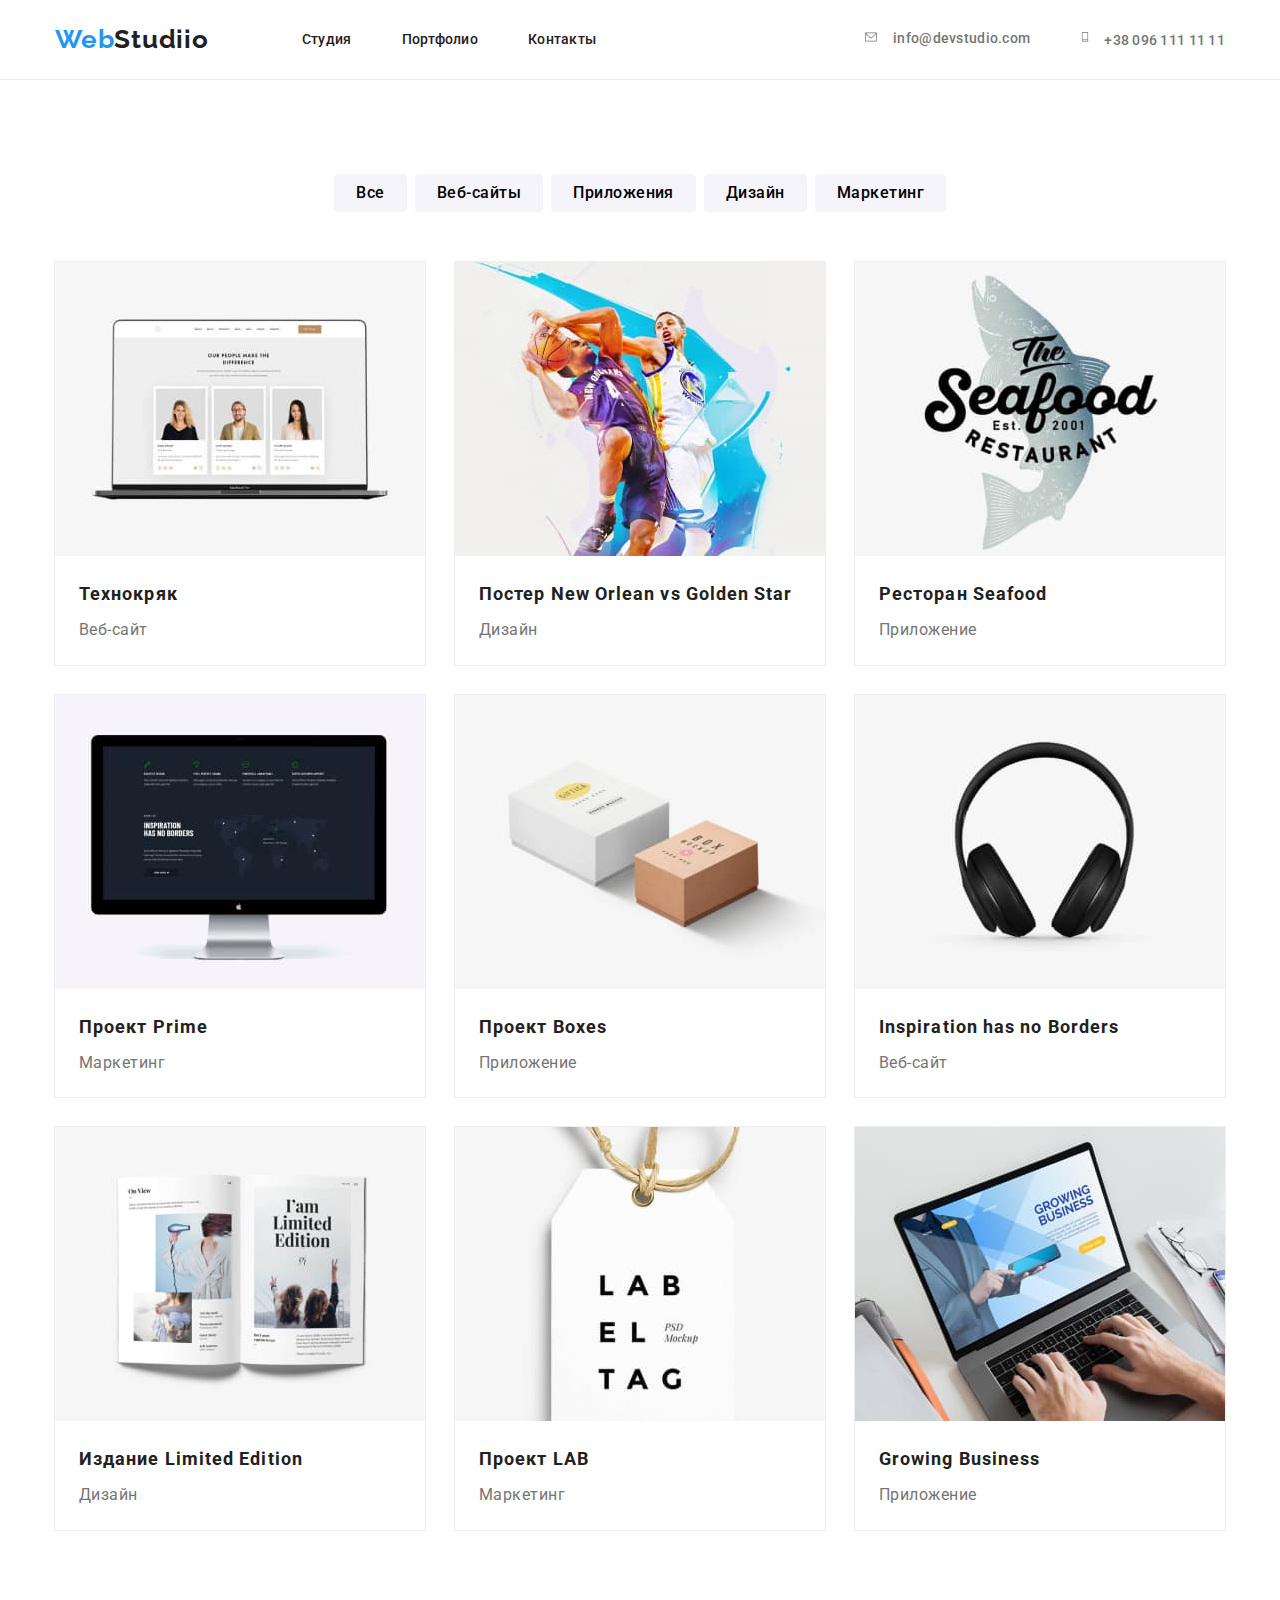
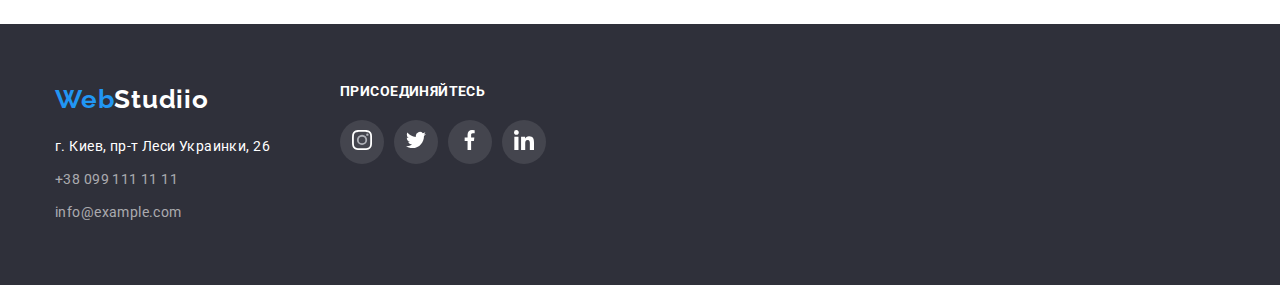
<file: goit-markup-hw-04/portfolio.html>
<!DOCTYPE html>
<html lang="en">
<head>
    <meta charset="UTF-8">
    <meta http-equiv="X-UA-Compatible" content="IE=edge">
    <meta name="viewport" content="width=device-width, initial-scale=1.0">    
    <title>Document</title>
    <link rel="preconnect" href="https://fonts.googleapis.com">
    <link rel="preconnect" href="https://fonts.gstatic.com" crossorigin>
    <link href="https://fonts.googleapis.com/css2?family=Raleway:wght@700&family=Roboto:wght@300;400;500;700;900&display=swap" rel="stylesheet">
    <link rel="stylesheet" href="https://cdnjs.cloudflare.com/ajax/libs/modern-normalize/1.1.0/modern-normalize.min.css">
    <link rel="stylesheet" href="./css/styles.css">
</head>
<body>
    <header class="header">
        <div class="conteiner head">
            <nav class="navigator">
                <a href="#" class="navigator__logo">
                    <span class="nav__web">Web</span><span class="nav__studio">Studiio</span>
                </a>
                <ul class="navigator__list">
                    <li class="navigator__item"><a class="navigator__item-link" href="index.html">Студия</a></li>
                    <li class="navigator__item"><a class="navigator__item-link" href="./portfolio.html">Портфолио</a></li>
                    <li class="navigator__item"><a class="navigator__item-link last" href="#">Контакты</a></li>
                </ul>
            </nav> 
            <ul class="navigator__contakt-list">
                <li class="navigator__contakt-item">
                    <svg width="16px"; height="12px"; class="navigator__contakt-item-envelope">
                        <use href="../goit-markup-hw-04/images/symbol-defs (1).svg#icon-envelope-hover-1"></use>
                    </svg>
                    <a href="mailto:info@devstudio.com" class="navigator__contakt-link">info@devstudio.com</a>
                </li>
                <li class="navigator__contakt-item">
                    <svg width="10px"; height="16px"; class="navigator__contakt-item-envelope">
                        <use href="../goit-markup-hw-04/images/symbol-defs (1).svg#icon-Vector-5-1"></use>
                    </svg>
                    <a href="tel:+38 096 111 11 11" class="navigator__contakt-link">+38 096 111 11 11</a>
                </li>
            </ul> 
        </div>
    </header>
    <main>
        <section class="section">
            <div class="conteiner">
                <h1 class="visually-hidden">Контент</h1>
                <ul class="filter">
                    <li class="filter-item"><button type="button" class="filter__button">Все</button> </li> 
                    <li class="filter-item"><button type="button" class="filter__button">Веб-сайты</button> </li> 
                    <li class="filter-item"><button type="button" class="filter__button">Приложения</button> </li> 
                    <li class="filter-item"><button type="button" class="filter__button">Дизайн</button> </li> 
                    <li class="filter-item"><button type="button" class="filter__button">Маркетинг</button> </li> 
                </ul>
                <ul class="portfolio__cards-list">
                    <li class="portfolio__list-item">
                        <img src="images/img.jpg" alt="компьютер" class="portfolio__item-img">
                        <div class="partfolio__list-block">
                            <h2 class="portfolio__header">Технокряк</h2>
                            <p class="portfolio__text">Веб-сайт</p>
                        </div>                        
                    </li>
                    <li class="portfolio__list-item">
                        <img src="images/img (1).jpg" alt="Баскет Бол" class="portfolio__item-img">
                        <div class="partfolio__list-block">
                            <h2 class="portfolio__header">Постер New Orlean vs Golden Star</h2>
                            <p class="portfolio__text">Дизайн</p>
                        </div>                       
                    </li>
                    <li class="portfolio__list-item">
                        <img src="images/img (2).jpg" alt="Звезда" class="portfolio__item-img">
                        <div class="partfolio__list-block">
                            <h2 class="portfolio__header">Ресторан Seafood</h2>
                            <p class="portfolio__text">Приложение</p>
                        </div>                       
                    </li>
                    <li class="portfolio__list-item">
                        <img src="images/img (3).jpg" alt="Наушники" class="portfolio__item-img">
                        <div class="partfolio__list-block">
                            <h2 class="portfolio__header">Проект Prime</h2>
                            <p class="portfolio__text">Маркетинг</p>
                        </div>                  
                    </li>
                    <li class="portfolio__list-item">
                        <img src="images/img (4).jpg" alt="Коробки" class="portfolio__item-img">
                        <div class="partfolio__list-block">
                            <h2  class="portfolio__header">Проект Boxes</h2>
                            <p class="portfolio__text">Приложение</p>
                        </div>                    
                    </li>
                    <li class="portfolio__list-item">
                        <img src="images/img (5).jpg" alt="Монитор" class="portfolio__item-img">
                        <div class="partfolio__list-block">
                            <h2 class="portfolio__header">Inspiration has no Borders</h2>
                            <p class="portfolio__text">Веб-сайт</p>
                        </div>                    
                    </li>
                    <li class="portfolio__list-item">
                        <img src="images/img (6).jpg" alt="Книга" class="portfolio__item-img">
                        <div class="partfolio__list-block">
                            <h2 class="portfolio__header">Издание Limited Edition</h2>
                            <p class="portfolio__text">Дизайн</p>
                        </div>                     
                    </li>
                    <li class="portfolio__list-item">
                        <img src="images/img (7).jpg" alt="Лейба" class="portfolio__item-img">
                        <div class="partfolio__list-block">
                            <h2 class="portfolio__header">Проект LAB</h2>
                            <p class="portfolio__text">Маркетинг</p>
                        </div>
                        
                    </li>
                    <li class="portfolio__list-item">
                        <img src="images/img (8).jpg" alt="Програмист" class="portfolio__item-img">
                        <div class="partfolio__list-block">
                            <h2 class="portfolio__header">Growing Business</h2>
                            <p class="portfolio__text">Приложение</p>
                        </div>                        
                    </li>
                </ul>
            </section>
            </div>          
    </main>
    <footer class="footer">
        <div class="conteiner footer-navigate">
            <div>
                <a href="#" class="footer__href">
                    <span class="footer__logo">Web</span><span class="footer__studio">Studiio</span>
                </a>
                <address class="footer__adress">
                    <ul class="footer__adress-list">
                        <li class="footer__adress-item"><a class="footer__adress-ite-link-ferst" href="https://www.google.com/maps/place/%D0%B1%D1%83%D0%BB%D1%8C%D0%B2%D0%B0%D1%80+%D0%9B%D0%B5%D1%81%D1%96+%D0%A3%D0%BA%D1%80%D0%B0%D1%97%D0%BD%D0%BA%D0%B8,+26,+%D0%9A%D0%B8%D1%97%D0%B2,+02000/@50.4265807,30.5361971,17z/data=!3m1!4b1!4m5!3m4!1s0x40d4cf0e033ecbe9:0x57a4dffefec77da0!8m2!3d50.4265807!4d30.5383858">г. Киев, пр-т Леси Украинки, 26</a></li>
                        <li class="footer__adress-item"><a class="footer__adress-ite-link" href="tel:+38 099 111 11 11">+38 099 111 11 11</a></li>
                        <li class="footer__adress-item"><a class="footer__adress-ite-link" href="mailto:info@example.com">info@example.com</a></li>
                    </ul>
                </address>
            </div>
            <div class="footer-social-nav">
                <h3 class="footer-social-header">присоединяйтесь</h3>
                <ul class="footer-list">
                            <li class="footer-item">
                                <a href="#" class="footer-href">
                                    <svg width="20"; height="20"; class="footer-href-img">
                                        <use href="../goit-markup-hw-04/images/symbol-defs (1).svg#icon-instagram-2-2"></use>
                                    </svg>
                                </a>
                            </li>
                                <li class="footer-item">
                                    <a href="#" class="footer-href">
                                        <svg width="20"; height="20"; class="footer-href-img">
                                            <use href="../goit-markup-hw-04/images/symbol-defs (1).svg#icon-Vector-1-1"></use>
                                        </svg>
                                    </a>
                                </li>
                                <li class="footer-item">
                                    <a href="#" class="footer-href">
                                        <svg width="20"; height="20"; class="footer-href-img">
                                            <use href="../goit-markup-hw-04/images/symbol-defs (1).svg#icon-Vector-2-1"></use>
                                        </svg>
                                    </a>
                                </li>
                                <li class="footer-item">
                                    <a href="#" class="footer-href">
                                        <svg width="20"; height="20"; class="footer-href-img">
                                            <use href="../goit-markup-hw-04/images/symbol-defs (1).svg#icon-linkedin-1-1"></use>
                                        </svg>
                                    </a>
                                    </li>
                            </ul>
                        </li>
                    </ul>  
            </div>
            
        </div>        
    </footer>
</body>
</html>
</file>
<file: css/styles.css>
:root {
  --primary-color-text: #212121;
  --secendary-color-text: #757575;
  --color-button-link: #2196f3;
  --color-footer-link: rgba(255, 255, 255, 0.6);
  --color-hover-footer-link: #ffffff;
  --color-bacground: #2f303a;
  --partfolio-btn: #f5f4fa;
}
body {
  font-family: "Roboto", sans-serif;
  color: var(--primary-color-text);
}
h1,
h2,
h3,
h4,
h5,
h6 {
  box-sizing: border-box;
  margin: 0;
  padding: 0;
}
p {
  box-sizing: border-box;
  margin: 0;
  padding: 0;
}
ul {
  list-style: none;
  margin: 0;
  padding: 0;
}
img {
  display: block;
  max-width: 100%;
  right: auto;
}
.section {
  padding: 94px 0;
}
.visually-hidden {
  position: absolute;
  clip: rect(0 0 0 0);
  width: 1px;
  height: 1px;
  margin: -1px;
}
a {
  list-style: none;
  text-decoration: none;
}
/*--------head---------*/
.header {
  border-bottom: 1px solid #ececec;
}
.head {
  display: flex;
  justify-content: space-between;
  align-items: center;
}
.conteiner {
  width: 1200px;
  margin: 0 auto;
  padding: 0 15px;
}
.navigator {
  display: flex;
}
.navigator__logo {
  display: inline-block;
  padding: 24px 0;
  margin-right: 93px;

  font-family: "Raleway", sans-serif;
  text-decoration: none;
  font-weight: 700;
  font-size: 26px;
  line-height: 1.19;
  letter-spacing: 0.03em;
}
.nav__studio {
  color: var(--primary-color-text);
}
.nav__web {
  color: var(--color-button-link);
}
.navigator__item {
  margin-right: 50px;
}
.navigator__list {
  display: flex;
  align-items: center;
}
.navigator__list :last-child {
  margin-right: 0;
}
.navigator__item-link {
  padding: 32px 0;

  font-weight: 500;
  font-size: 14px;
  line-height: 1.14;
  letter-spacing: 0.02em;
  text-decoration: none;
  color: var(--primary-color-text);
}
.navigator__item-link:hover {
  color: var(--color-button-link);
}
.navigator__item-link:active {
  color: var(--color-button-link);
}
.navigator__item-link:focus {
  color: var(--color-button-link);
}
.navigator__contakt-list {
  display: flex;
}
.navigator__contakt-list :nth-child(2) {
  margin-right: 0;
}
.navigator__contakt-item {
  display: flex;
  justify-content: center;
  align-items: center;
  margin-right: 50px;
}

.navigator__contakt-link {
  padding: 32px 0;
  display: flex;
  justify-content: center;
  align-items: center;

  font-weight: 500;
  font-size: 14px;
  line-height: 1.14;
  letter-spacing: 0.02em;
  text-decoration: none;
  color: var(--secendary-color-text);
}

.navigator__contakt-link:hover {
  color: var(--color-button-link);
  cursor: pointer;
}
.navigator__contakt-link:hover {
  fill: #2196f3;
}
.navigator__contakt-link:focus {
  fill: #2196f3;
}
.navigator__contakt-link:active {
  color: var(--color-button-link);
}
.navigator__contakt-item-envelope {
  fill: currentColor;
  margin-right: 10px;
}
.navigator__contakt-item-envelope:hover {
  fill: currentColor;
  cursor: pointer;
}
.navigator__contakt-item-envelope:focus {
  fill: currentColor;
  cursor: pointer;
}
/*--------hero---------*/
.hero {
  padding: 200px 0;
  max-width: 1600px;
  background-image: linear-gradient(
      to right,
      rgba(47, 48, 58, 0.4),
      rgba(47, 48, 58, 0.4)
    ),
    url(../images/hero.jpg);
  background-repeat: no-repeat;
  background-size: cover;
  background-position: center;
  margin: 0 auto;
  background-color: var(--color-bacground);
  text-align: center;
}
.section__titel-text {
  margin-bottom: 30px;

  font-weight: 700;
  font-size: 44px;
  line-height: 1.3;
  letter-spacing: 0.06em;
  text-transform: uppercase;
  color: var(--color-hover-footer-link);
}
.sectio__titel-button {
  display: inline-block;
  padding: 10px 32px;

  background: var(--color-button-link);
  box-shadow: 0px 4px 4px rgba(0, 0, 0, 0.15);
  border-radius: 4px;
  border: none;
  color: var(--color-hover-footer-link);
  font-weight: 700;
  font-size: 16px;
  line-height: 1.8;
  letter-spacing: 0.06em;
  cursor: pointer;
}
/*--------about---------*/

.section__about-list {
  display: flex;
}

.section__about-list :last-child {
  margin-right: 0;
}
.section__about-item {
  margin-right: 30px;
}
.section__about-item-head {
  margin-bottom: 10px;

  font-weight: 700;
  font-size: 14px;
  line-height: 1.14;
  letter-spacing: 0.03em;
  text-transform: uppercase;
  color: var(--primary-color-text);
}
.section__about-item-paragraf {
  font-size: 14px;
  line-height: 1.71;
  letter-spacing: 0.03em;
  color: var(--secendary-color-text);
}
.section__about-item-block {
  display: flex;
  align-items: center;
  justify-content: center;
  background-color: #f5f4fa;
  width: 270px;
  height: 120px;
  border-radius: 4px;
  margin-bottom: 30px;
}

/*-------------aboutus-----------*/
.section__aboutus {
  padding-top: 0;
}

.section__aboutus-head {
  margin-bottom: 50px;
  text-align: center;

  font-weight: 700;
  font-size: 36px;
  line-height: 1.16;
  letter-spacing: 0.03em;
}
.section__aboutus-list {
  display: flex;
}
.section__aboutus-list :last-child {
  margin-right: 0;
}
.section__aboutus-item {
  margin-right: 30px;
}
/*--------team---------*/
.team-section {
  background: var(--partfolio-btn);
}
.team {
  display: flex;
  justify-content: center;
  align-items: center;
  flex-direction: column;
}
.section__team-head {
  margin-bottom: 50px;

  text-align: center;
  font-weight: 700;
  font-size: 36px;
  line-height: 1.16;
  letter-spacing: 0.03em;
}
.section__team-list {
  margin-right: 30px;

  box-shadow: 0px 1px 3px rgba(0, 0, 0, 0.12), 0px 1px 1px rgba(0, 0, 0, 0.14),
    0px 2px 1px rgba(0, 0, 0, 0.2);
  border-radius: 0px 0px 4px 4px;
  background-color: var(--color-hover-footer-link);
  text-align: center;
}
.section__team-list:last-child {
  margin-right: 0;
}
.section__team-item {
  display: flex;
}
.section__team-img {
  width: 270px;
}
.section__team-block {
  padding: 30px 0;
}
.section__team-name {
  margin-bottom: 10px;

  font-weight: 500;
  font-size: 16px;
  line-height: 1.18;
  letter-spacing: 0.03em;
  color: var(--primary-color-text);
}
.section__team-position {
  font-size: 16px;
  line-height: 1.18;
  letter-spacing: 0.03em;
  color: var(--secendary-color-text);
  margin-bottom: 16px;
}
.action-list {
  display: flex;
  margin-top: 16px;
  margin: 0;
  padding: 0;
}
.action-item {
  margin-right: 10px;
}
.action-list {
  display: flex;
  justify-content: center;
}
.action-item {
  width: 44px;
  height: 44px;
  margin-right: 10px;
}
.action-href {
  display: flex;
  justify-content: center;
  align-items: center;
  border-radius: 50%;
  width: 100%;
  height: 100%;
  color: #afb1b8;
}
.action-item:hover {
  fill: #ffffff;
}
.action-item:focus {
  fill: #ffffff;
}
.action-href-img {
  fill: currentColor;
}
.action-href:hover {
  background-color: #2196f3;
  color: #fff;
}
.action-href:focus {
  background-color: #2196f3;
  color: #fff;
}
/*--------footer---------*/
.footer {
  padding: 60px 0;
  background-color: var(--color-bacground);
}
.footer__href {
  display: inline-block;
  margin-bottom: 20px;

  font-family: "Raleway", sans-serif;
  font-weight: 700;
  font-size: 26px;
  line-height: 1.19;
  letter-spacing: 0.03em;
  text-decoration: none;
}
.footer__logo {
  color: var(--color-button-link);
}
.footer__studio {
  color: var(--color-hover-footer-link);
}
.footer__adress {
  font-style: normal;
}
.footer__adress-item {
  margin-bottom: 9px;
}
.footer__adress-list :last-child {
  margin-bottom: 0px;
}
.footer__adress-ite-link-ferst {
  color: var(--color-hover-footer-link);
  font-size: 14px;
  line-height: 1.71;
  letter-spacing: 0.03em;
  text-decoration: none;
}
.footer__adress-ite-link {
  font-size: 14px;
  line-height: 1.71;
  letter-spacing: 0.03em;
  color: var(--color-footer-link);
  text-decoration: none;
}
.footer__adress-ite-link:hover {
  color: var(--color-hover-footer-link);
}
.footer__adress-ite-link:focus {
  color: var(--color-hover-footer-link);
}
.footer__adress-ite-link:active {
  color: var(--color-hover-footer-link);
}
.footer-social-nav {
  margin-left: 70px;
}
.footer-navigate {
  display: flex;
  align-items: baseline;
}
.footer-social-header {
  font-weight: 700;
  font-size: 14px;
  line-height: 1.14;
  letter-spacing: 0.03em;
  text-transform: uppercase;
  color: #ffffff;
  margin-bottom: 20px;
}
.footer-list {
  display: flex;
}
.footer-list :last-child {
  margin-right: 0;
}
.footer-item {
  margin-right: 10px;
}
.footer-href {
  width: 44px;
  height: 44px;
  border-radius: 50%;
  background: rgba(255, 255, 255, 0.1);
  display: flex;
  justify-content: center;
  align-items: center;
}
.footer-item:hover {
  background: #2196f3;
  border-radius: 50%;
}
.footer-item:focus {
  background: #2196f3;
  border-radius: 50%;
}
.footer-href {
  fill: #ffffff;
}
/*---------client------------------*/

.client-item {
  margin-right: 30px;
}
.client-link {
  border: 1px solid #afb1b8;
  box-sizing: border-box;
  border-radius: 4px;
  display: flex;
  justify-content: center;
  align-items: center;
  width: 170px;
  height: 92px;
  color: #afb1b8;
}
.client-img {
  fill: currentColor;
}

.client-list {
  display: flex;
  justify-content: center;
}
.client-list:focus {
  border-color: #2196f3;
  color: #2196f3;
}
.client-item :hover {
  border-color: #2196f3;
  color: #2196f3;
}
.client-item :focus {
  border-color: #2196f3;
  color: #2196f3;
}

.client-list :last-child {
  margin-right: 0;
}
.client-item :hover {
  fill: #2196f3;
}
.client-item :focus {
  fill: #2196f3;
}
.client-link:focus {
  fill: #2196f3;
}
/*--------portfoliio---------*/

/*-----------filter------------*/

.filter {
  display: flex;
  justify-content: center;
  margin-bottom: 50px;
}
.filter-item {
  margin-right: 8px;
}

.filter__button {
  background: var(--partfolio-btn);
  border-radius: 4px;
  border: none;
  min-width: 73px;
  cursor: pointer;
  font-weight: 500;
  font-size: 16px;
  line-height: 1.62;
  text-align: center;
  letter-spacing: 0.03em;
  padding: 6px 22px;
}
.filter__button-first {
  border: none;
  cursor: pointer;
  width: 73px;
  background: var(--partfolio-btn);
  border-radius: 4px;
  font-weight: 500;
  font-size: 16px;
  line-height: 1.6;
  text-align: center;
  letter-spacing: 0.03em;
}
.filter__button-therd {
  width: 103px;
  background: var(--partfolio-btn);
  border-radius: 4px;
  border: none;
  cursor: pointer;
  font-weight: 500;
  font-size: 16px;
  line-height: 1.6;
  text-align: center;
  letter-spacing: 0.03em;
}
.filter-item:last-child {
  margin-right: 0;
}
.filter__button:hover {
  background-color: var(--color-button-link);
  color: var(--color-hover-footer-link);
  box-shadow: 0px 3px 1px rgba(0, 0, 0, 0.1), 0px 1px 2px rgba(0, 0, 0, 0.08),
    0px 2px 2px rgba(0, 0, 0, 0.12);
}
.filter__button:focus {
  background-color: var(--color-button-link);
  color: var(--color-hover-footer-link);
  box-shadow: 0px 3px 1px rgba(0, 0, 0, 0.1), 0px 1px 2px rgba(0, 0, 0, 0.08),
    0px 2px 2px rgba(0, 0, 0, 0.12);
}
.filter__button:active {
  background-color: var(--color-button-link);
  color: var(--color-hover-footer-link);
  box-shadow: 0px 3px 1px rgba(0, 0, 0, 0.1), 0px 1px 2px rgba(0, 0, 0, 0.08),
    0px 2px 2px rgba(0, 0, 0, 0.12);
}

/*-----------cards-------------*/
.portfolio__cards-list {
  display: flex;

  flex-wrap: wrap;
}
.portfolio__list-item {
  margin-right: 30px;
  margin-bottom: 30px;

  width: 370px;
  outline: 1px solid #eeeeee;
}
.portfolio__cards-list .portfolio__list-item:nth-child(3n + 3) {
  margin-right: 0;
}
.portfolio__cards-list .portfolio__list-item:nth-last-child(-n + 3) {
  margin-bottom: 0;
}
.partfolio__list-block {
  padding: 20px 24px;
}
.portfolio__item-img {
  width: 370px;
}
.portfolio__header {
  margin-bottom: 4px;
  font-weight: 700;
  font-size: 18px;
  line-height: 2;
  letter-spacing: 0.06em;
  color: var(--primary-color-text);
}
.portfolio__text {
  font-size: 16px;
  line-height: 1.8;
  letter-spacing: 0.03em;
  color: var(--secendary-color-text);
}
.last {
  margin-right: 0px;
}
.portfolio__list-href {
  list-style: none;
  text-decoration: none;
}
.portfolio__list-item:focus {
  box-shadow: 0px 1px 1px rgba(0, 0, 0, 0.12), 0px 4px 4px rgba(0, 0, 0, 0.06),
    1px 4px 6px rgba(0, 0, 0, 0.16);
}
.portfolio__list-href:hover {
  box-shadow: 0px 1px 1px rgba(0, 0, 0, 0.12), 0px 4px 4px rgba(0, 0, 0, 0.06),
    1px 4px 6px rgba(0, 0, 0, 0.16);
}
.portfolio__list-href:focus {
  box-shadow: 0px 1px 1px rgba(0, 0, 0, 0.12), 0px 4px 4px rgba(0, 0, 0, 0.06),
    1px 4px 6px rgba(0, 0, 0, 0.16);
}
.portfolio__list-item:active {
  box-shadow: 0px 1px 1px rgba(0, 0, 0, 0.12), 0px 4px 4px rgba(0, 0, 0, 0.06),
    1px 4px 6px rgba(0, 0, 0, 0.16);
}
</file>
<file: goit-markup-hw-04/css/styles.css>
:root {
  --primary-color-text: #212121;
  --secendary-color-text: #757575;
  --color-button-link: #2196f3;
  --color-footer-link: rgba(255, 255, 255, 0.6);
  --color-hover-footer-link: #ffffff;
  --color-bacground: #2f303a;
  --partfolio-btn: #f5f4fa;
}
body {
  font-family: "Roboto", sans-serif;
  color: var(--primary-color-text);
}
h1,
h2,
h3,
h4,
h5,
h6 {
  box-sizing: border-box;
  margin: 0;
  padding: 0;
}
p {
  box-sizing: border-box;
  margin: 0;
  padding: 0;
}
ul {
  list-style: none;
  margin: 0;
  padding: 0;
}
img {
  display: block;
  max-width: 100%;
  right: auto;
}
.section {
  padding: 94px 0;
}
.visually-hidden {
  position: absolute;
  clip: rect(0 0 0 0);
  width: 1px;
  height: 1px;
  margin: -1px;
}
/*--------head---------*/
.header {
  border-bottom: 1px solid #ececec;
}
.head {
  display: flex;
  justify-content: space-between;
  align-items: center;
}
.conteiner {
  width: 1200px;
  margin: 0 auto;
  padding: 0 15px;
}
.navigator {
  display: flex;
}
.navigator__logo {
  display: inline-block;
  padding: 24px 0;
  margin-right: 93px;

  font-family: "Raleway", sans-serif;
  text-decoration: none;
  font-weight: 700;
  font-size: 26px;
  line-height: 1.19;
  letter-spacing: 0.03em;
}
.nav__studio {
  color: var(--primary-color-text);
}
.nav__web {
  color: var(--color-button-link);
}
.navigator__item {
  margin-right: 50px;
}
.navigator__list {
  display: flex;
  align-items: center;
}
.navigator__list :last-child {
  margin-right: 0;
}
.navigator__item-link {
  padding: 32px 0;

  font-weight: 500;
  font-size: 14px;
  line-height: 1.14;
  letter-spacing: 0.02em;
  text-decoration: none;
  color: var(--primary-color-text);
}

.navigator__item-link:hover {
  color: var(--color-button-link);
}
.navigator__item-link:active {
  color: var(--color-button-link);
}
.navigator__contakt-list {
  display: flex;
}
.navigator__contakt-list :last-child {
  margin-right: 0;
}
.navigator__contakt-item {
  display: inline-block;
  margin-right: 50px;
}
.navigator__contakt-item::before {
  background-image: url();
}
.navigator__contakt-link {
  padding: 32px 0;

  font-weight: 500;
  font-size: 14px;
  line-height: 1.14;
  letter-spacing: 0.02em;
  text-decoration: none;
  color: var(--secendary-color-text);
}

.navigator__contakt-link:hover {
  color: var(--color-button-link);
}
.navigator__contakt-link:active {
  color: var(--color-button-link);
}
.navigator__contakt-item-envelope {
  margin-right: 10px;
  fill: #757575;
  cursor: pointer;
}
.navigator__contakt-item-envelope:hover {
  fill: #2196f3;
  cursor: pointer;
}
/*--------hero---------*/
.hero {
  padding: 200px 0;

  background-image: linear-gradient(
      to right,
      rgba(47, 48, 58, 0.4),
      rgba(47, 48, 58, 0.4)
    ),
    url(/goit-markup-hw-04/images/Img\ hero.jpg);
  background-repeat: no-repeat;
  background-size: cover;
  background-position: center;
  margin: 0 auto;
  background-color: var(--color-bacground);
  text-align: center;
}
.section__titel-text {
  margin-bottom: 30px;

  font-weight: 700;
  font-size: 44px;
  line-height: 1.3;
  letter-spacing: 0.06em;
  text-transform: uppercase;
  color: var(--color-hover-footer-link);
}
.sectio__titel-button {
  display: inline-block;
  padding: 10px 32px;

  background: var(--color-button-link);
  box-shadow: 0px 4px 4px rgba(0, 0, 0, 0.15);
  border-radius: 4px;
  border: none;
  color: var(--color-hover-footer-link);
  font-weight: 700;
  font-size: 16px;
  line-height: 1.8;
  letter-spacing: 0.06em;
  cursor: pointer;
}
/*--------about---------*/

.section__about-list {
  display: flex;
}

.section__about-list :last-child {
  margin-right: 0;
}
.section__about-item {
  margin-right: 30px;
}
.section__about-item-head {
  margin-bottom: 10px;

  font-weight: 700;
  font-size: 14px;
  line-height: 1.14;
  letter-spacing: 0.03em;
  text-transform: uppercase;
  color: var(--primary-color-text);
}
.section__about-item-paragraf {
  font-size: 14px;
  line-height: 1.71;
  letter-spacing: 0.03em;
  color: var(--secendary-color-text);
}
.section__about-item-block {
  display: flex;
  align-items: center;
  justify-content: center;
  background-color: #f5f4fa;
  width: 270px;
  height: 120px;
  border-radius: 4px;
  margin-bottom: 30px;
}
.section__about-item:nth-child(1)::before {
}
/*-------------aboutus-----------*/
.section__aboutus {
  padding-top: 0;
}

.section__aboutus-head {
  margin-bottom: 50px;
  text-align: center;

  font-weight: 700;
  font-size: 36px;
  line-height: 1.16;
  letter-spacing: 0.03em;
}
.section__aboutus-list {
  display: flex;
}
.section__aboutus-list :last-child {
  margin-right: 0;
}
.section__aboutus-item {
  margin-right: 30px;
}
/*--------team---------*/
.team-section {
  background: var(--partfolio-btn);
}
.team {
  display: flex;
  justify-content: center;
  align-items: center;
  flex-direction: column;
}
.section__team-head {
  margin-bottom: 50px;

  text-align: center;
  font-weight: 700;
  font-size: 36px;
  line-height: 1.16;
  letter-spacing: 0.03em;
}
.section__team-list {
  margin-right: 30px;

  box-shadow: 0px 1px 3px rgba(0, 0, 0, 0.12), 0px 1px 1px rgba(0, 0, 0, 0.14),
    0px 2px 1px rgba(0, 0, 0, 0.2);
  border-radius: 0px 0px 4px 4px;
  background-color: var(--color-hover-footer-link);
  text-align: center;
}
.section__team-list :last-child {
  margin-right: 0;
}
.section__team-item {
  display: flex;
}
.section__team-img {
  width: 270px;
}
.section__team-block {
  padding: 30px 0;
}
.section__team-name {
  margin-bottom: 10px;

  font-weight: 500;
  font-size: 16px;
  line-height: 1.18;
  letter-spacing: 0.03em;
  color: var(--primary-color-text);
}
.section__team-position {
  font-size: 16px;
  line-height: 1.18;
  letter-spacing: 0.03em;
  color: var(--secendary-color-text);
}
.action-list {
  display: flex;
  margin-top: 16px;
  margin: 0;
  padding: 0;
}
.action-item {
  margin-right: 10px;
}
.action-list {
  display: flex;
  justify-content: center;
}
.action-item {
  display: flex;
  justify-content: center;
  align-items: center;

  width: 44px;
  height: 44px;
  border-radius: 50%;
  margin-right: 10px;
  margin-bottom: 30px;
}
.action-href-img {
  fill: #afb1b8;
}
.action-item:hover {
  background-color: #2196f3;
  fill: var(--color-hover-footer-link);
}
.action-href-img:hover {
  fill: var(--color-hover-footer-link);
}

/*--------footer---------*/
.footer {
  padding: 60px 0;
  background-color: var(--color-bacground);
}
.footer__href {
  display: inline-block;
  margin-bottom: 20px;

  font-family: "Raleway", sans-serif;
  font-weight: 700;
  font-size: 26px;
  line-height: 1.19;
  letter-spacing: 0.03em;
  text-decoration: none;
}
.footer__logo {
  color: var(--color-button-link);
}
.footer__studio {
  color: var(--color-hover-footer-link);
}
.footer__adress {
  font-style: normal;
}
.footer__adress-item {
  margin-bottom: 9px;
}
.footer__adress-list {
}
.footer__adress-list :last-child {
  margin-bottom: 0px;
}
.footer__adress-ite-link-ferst {
  color: var(--color-hover-footer-link);
  font-size: 14px;
  line-height: 1.71;
  letter-spacing: 0.03em;
  text-decoration: none;
}
.footer__adress-ite-link {
  font-size: 14px;
  line-height: 1.71;
  letter-spacing: 0.03em;
  color: var(--color-footer-link);
  text-decoration: none;
}
.footer__adress-ite-link:hover {
  color: var(--color-hover-footer-link);
}
.footer__adress-ite-link:active {
  color: var(--color-hover-footer-link);
}
.footer-social-nav {
  margin-left: 70px;
}
.footer-navigate {
  display: flex;
}
.footer-social-header {
  font-weight: 700;
  font-size: 14px;
  line-height: 1.14;
  letter-spacing: 0.03em;
  text-transform: uppercase;
  color: #ffffff;
  margin-bottom: 20px;
}
.footer-list {
  display: flex;
}
.footer-list :last-child {
  margin-right: 0;
}
.footer-item {
  margin-right: 10px;
  width: 44px;
  height: 44px;
  border-radius: 50%;
  background: rgba(255, 255, 255, 0.1);
  display: flex;
  justify-content: center;
  align-items: center;
}
.footer-item:hover {
  background: #2196f3;
}
.footer-href-img {
  fill: #ffffff;
}
/*---------client------------------*/

.client-img {
  fill: #afb1b8;
}
.client-img:hover {
  fill: #2196f3;
}
.client-item {
  border: 1px solid #afb1b8;
  box-sizing: border-box;
  border-radius: 4px;
  margin-right: 30px;
  width: 170px;
  height: 92px;
  display: flex;
  justify-content: center;
  align-items: center;
}
.client-item:hover {
  border-color: #2196f3;
}
.client-list {
  display: flex;
  justify-content: center;
}
.client-list :last-child {
  margin-right: 0;
}

/*--------portfoliio---------*/

/*-----------filter------------*/

.filter {
  display: flex;
  justify-content: center;
  margin-bottom: 50px;
}
.filter-item {
  margin-right: 8px;
}

.filter__button {
  background: var(--partfolio-btn);
  border-radius: 4px;
  border: none;
  min-width: 73px;
  cursor: pointer;
  font-weight: 500;
  font-size: 16px;
  line-height: 1.62;
  text-align: center;
  letter-spacing: 0.03em;
  padding: 6px 22px;
}
.filter__button-first {
  border: none;
  cursor: pointer;
  width: 73px;
  background: var(--partfolio-btn);
  border-radius: 4px;
  font-weight: 500;
  font-size: 16px;
  line-height: 1.6;
  text-align: center;
  letter-spacing: 0.03em;
}
.filter__button-therd {
  width: 103px;
  background: var(--partfolio-btn);
  border-radius: 4px;
  border: none;
  cursor: pointer;
  font-weight: 500;
  font-size: 16px;
  line-height: 1.6;
  text-align: center;
  letter-spacing: 0.03em;
}
.filter-item:last-child {
  margin-right: 0;
}
.filter__button:hover {
  background-color: var(--color-button-link);
  color: var(--color-hover-footer-link);
  box-shadow: 0px 3px 1px rgba(0, 0, 0, 0.1), 0px 1px 2px rgba(0, 0, 0, 0.08),
    0px 2px 2px rgba(0, 0, 0, 0.12);
}
.filter__button-therd:hover {
  background-color: var(--color-button-link);
  color: var(--color-hover-footer-link);
  box-shadow: 0px 3px 1px rgba(0, 0, 0, 0.1), 0px 1px 2px rgba(0, 0, 0, 0.08),
    0px 2px 2px rgba(0, 0, 0, 0.12);
}
.filter__button-first:hover {
  background-color: var(--color-button-link);
  color: var(--color-hover-footer-link);
  box-shadow: 0px 3px 1px rgba(0, 0, 0, 0.1), 0px 1px 2px rgba(0, 0, 0, 0.08),
    0px 2px 2px rgba(0, 0, 0, 0.12);
}
/*-----------cards-------------*/
.portfolio__cards-list {
  display: flex;

  flex-wrap: wrap;
}
.portfolio__list-item {
  margin-right: 30px;
  margin-bottom: 30px;

  width: 370px;
  outline: 1px solid #eeeeee;
}
.portfolio__cards-list .portfolio__list-item:nth-child(3n + 3) {
  margin-right: 0;
}
.portfolio__cards-list .portfolio__list-item:nth-last-child(-n + 3) {
  margin-bottom: 0;
}
.partfolio__list-block {
  padding: 20px 24px;
}
.portfolio__item-img {
  width: 370px;
}
.portfolio__header {
  margin-bottom: 4px;
  font-weight: 700;
  font-size: 18px;
  line-height: 2;
  letter-spacing: 0.06em;
  color: var(--primary-color-text);
}
.portfolio__text {
  font-size: 16px;
  line-height: 1.8;
  letter-spacing: 0.03em;
  color: var(--secendary-color-text);
}
.last {
  margin-right: 0px;
}
</file>
